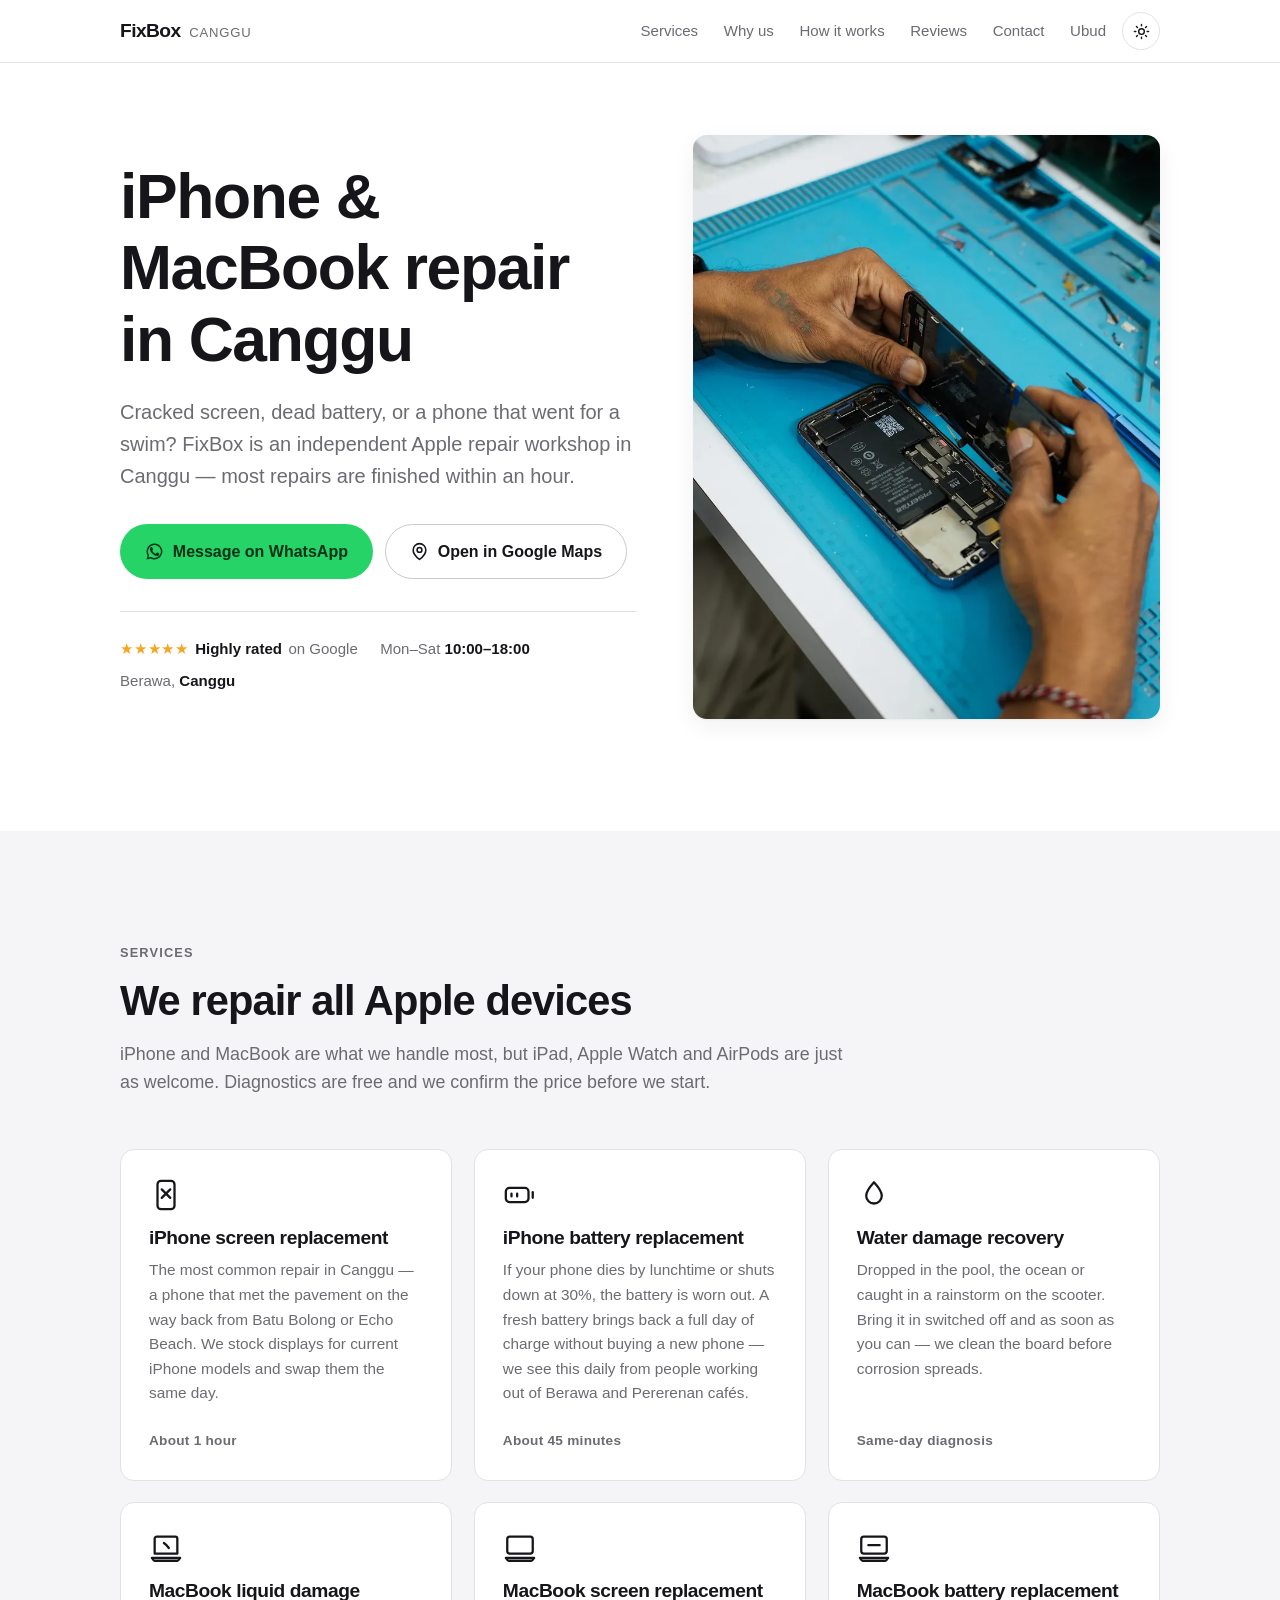
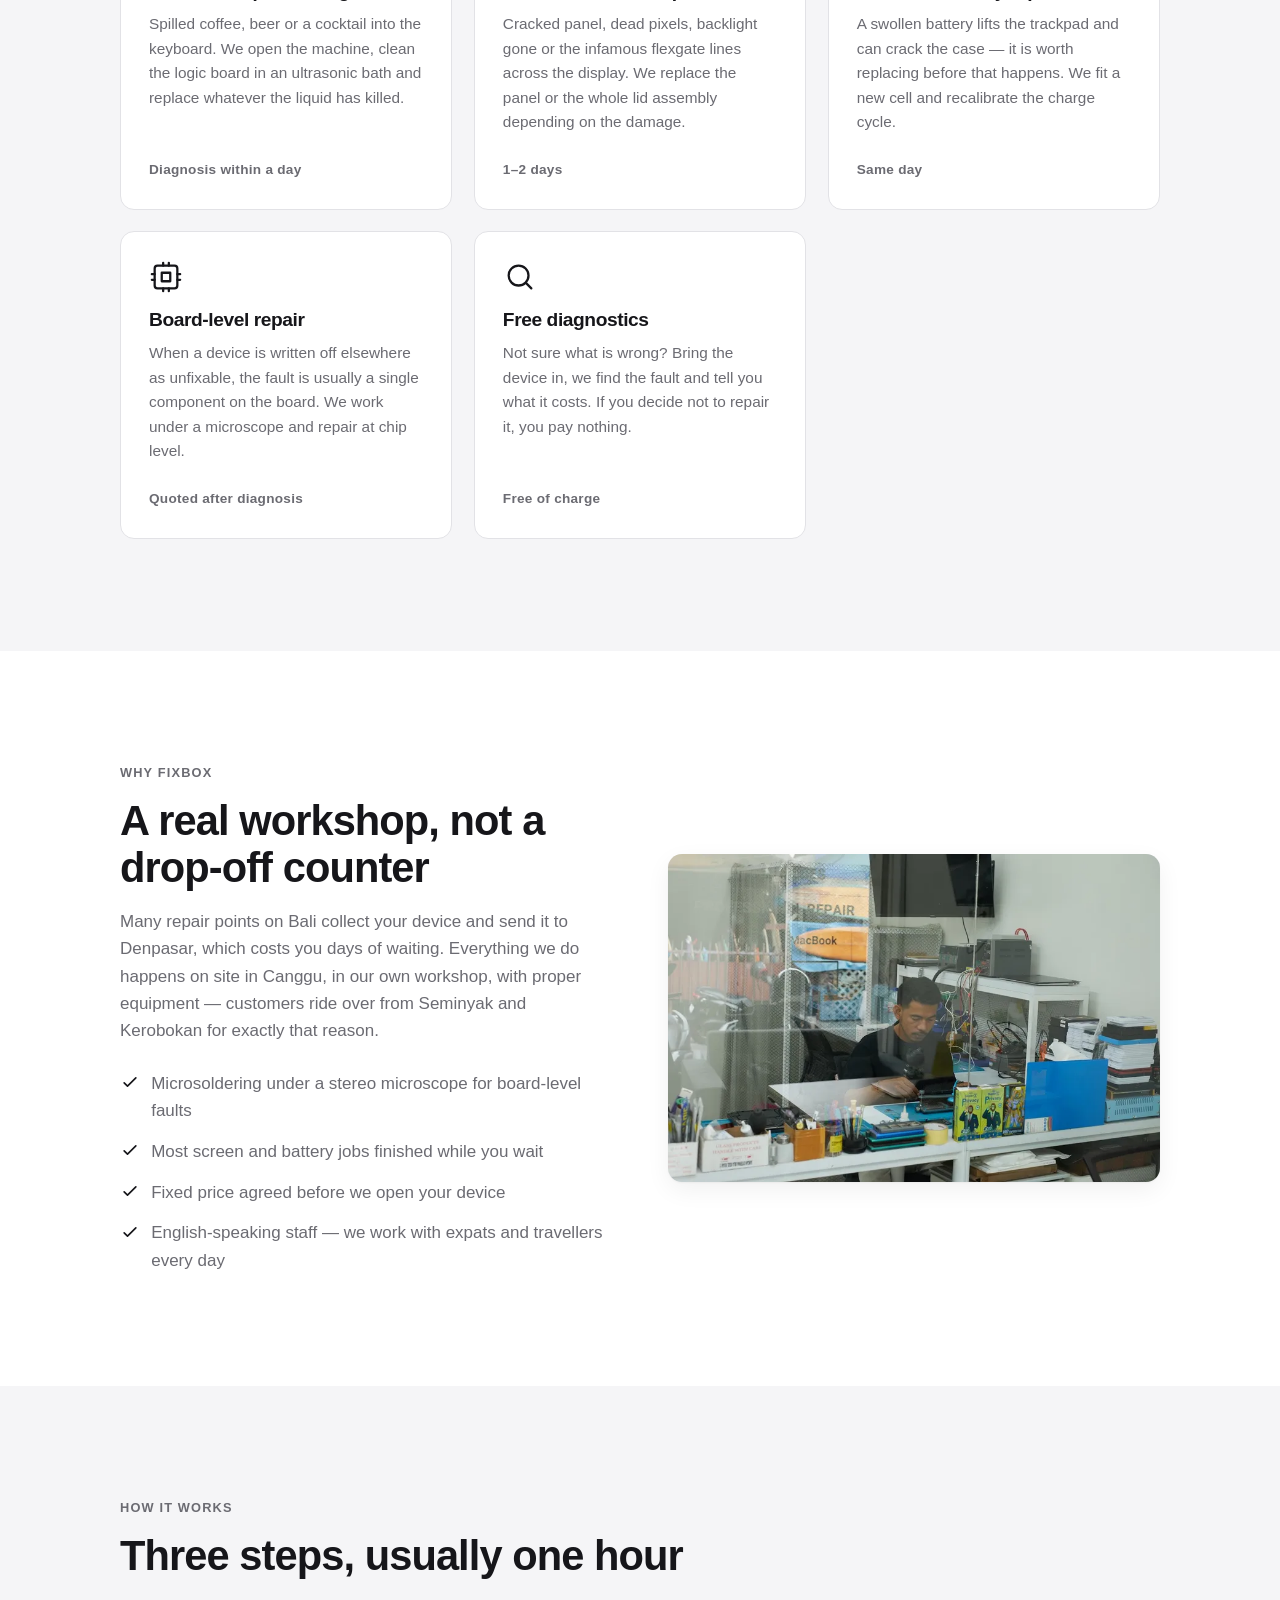
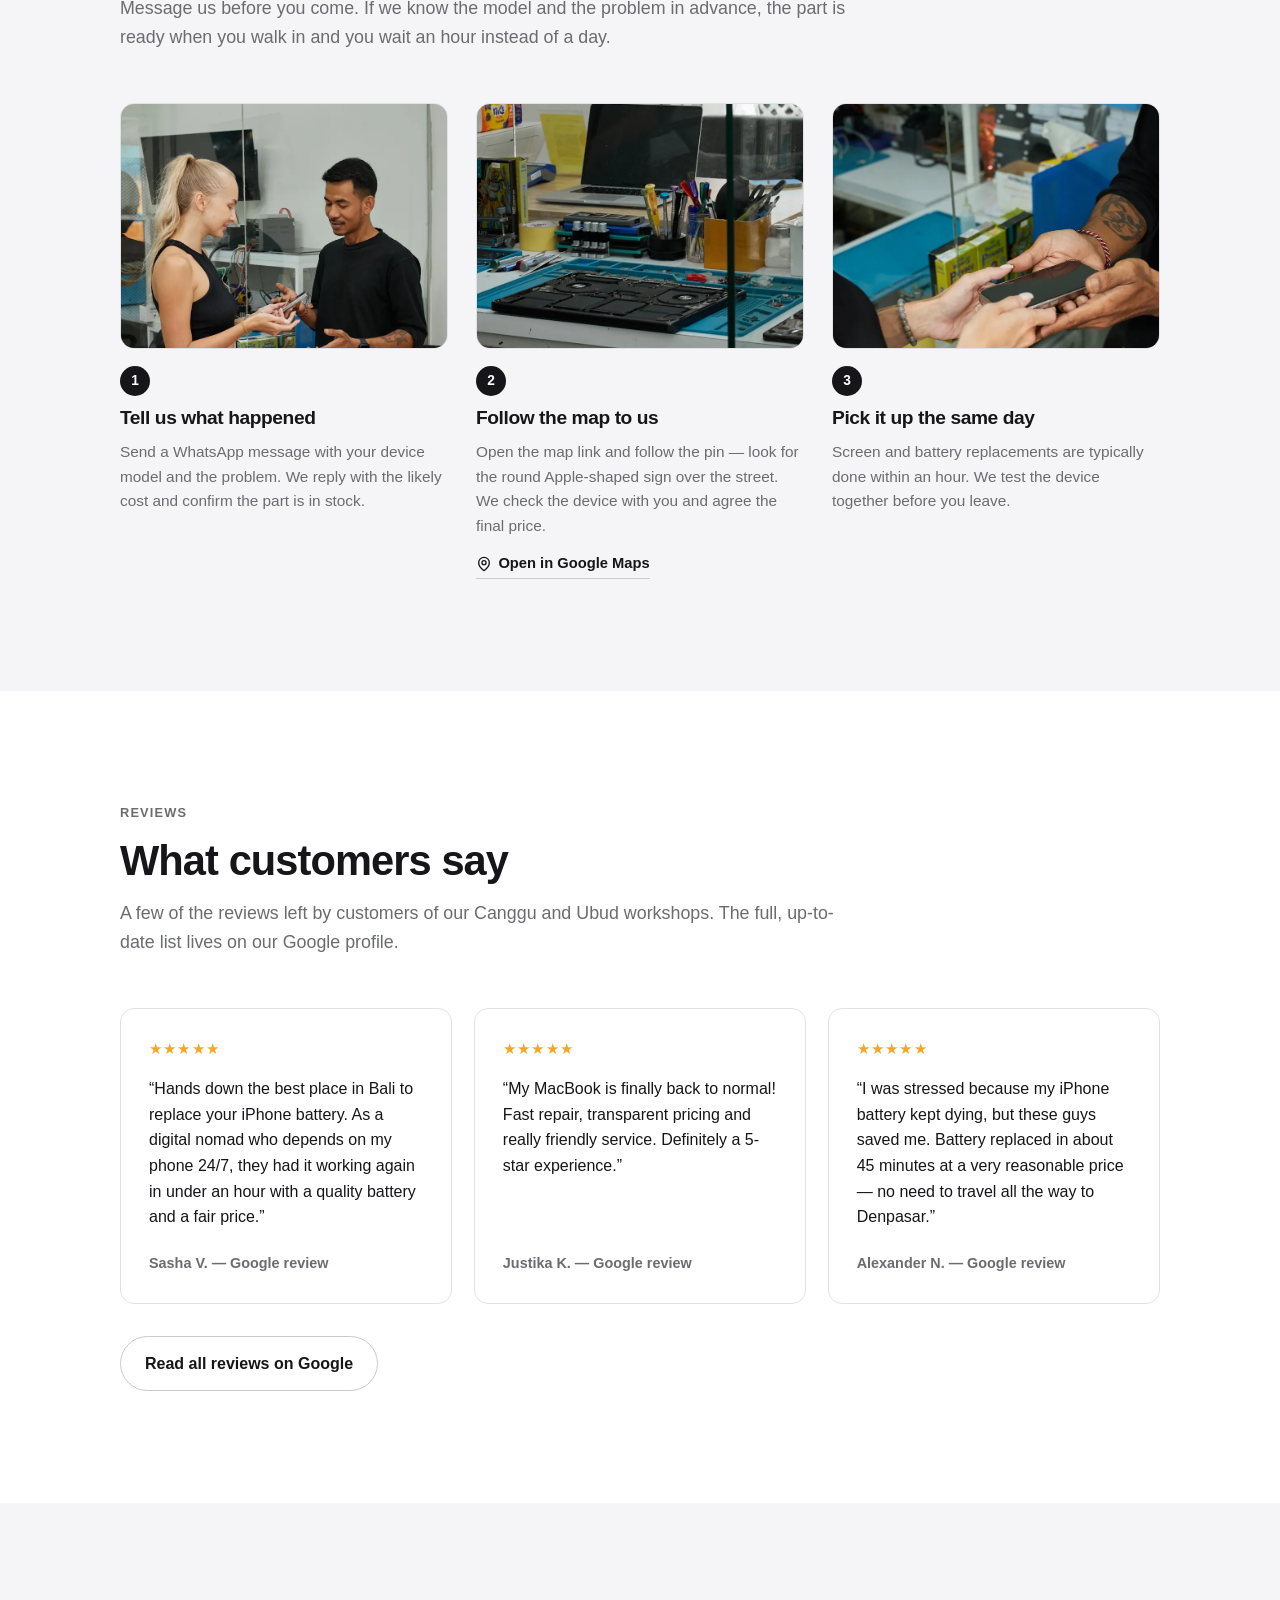
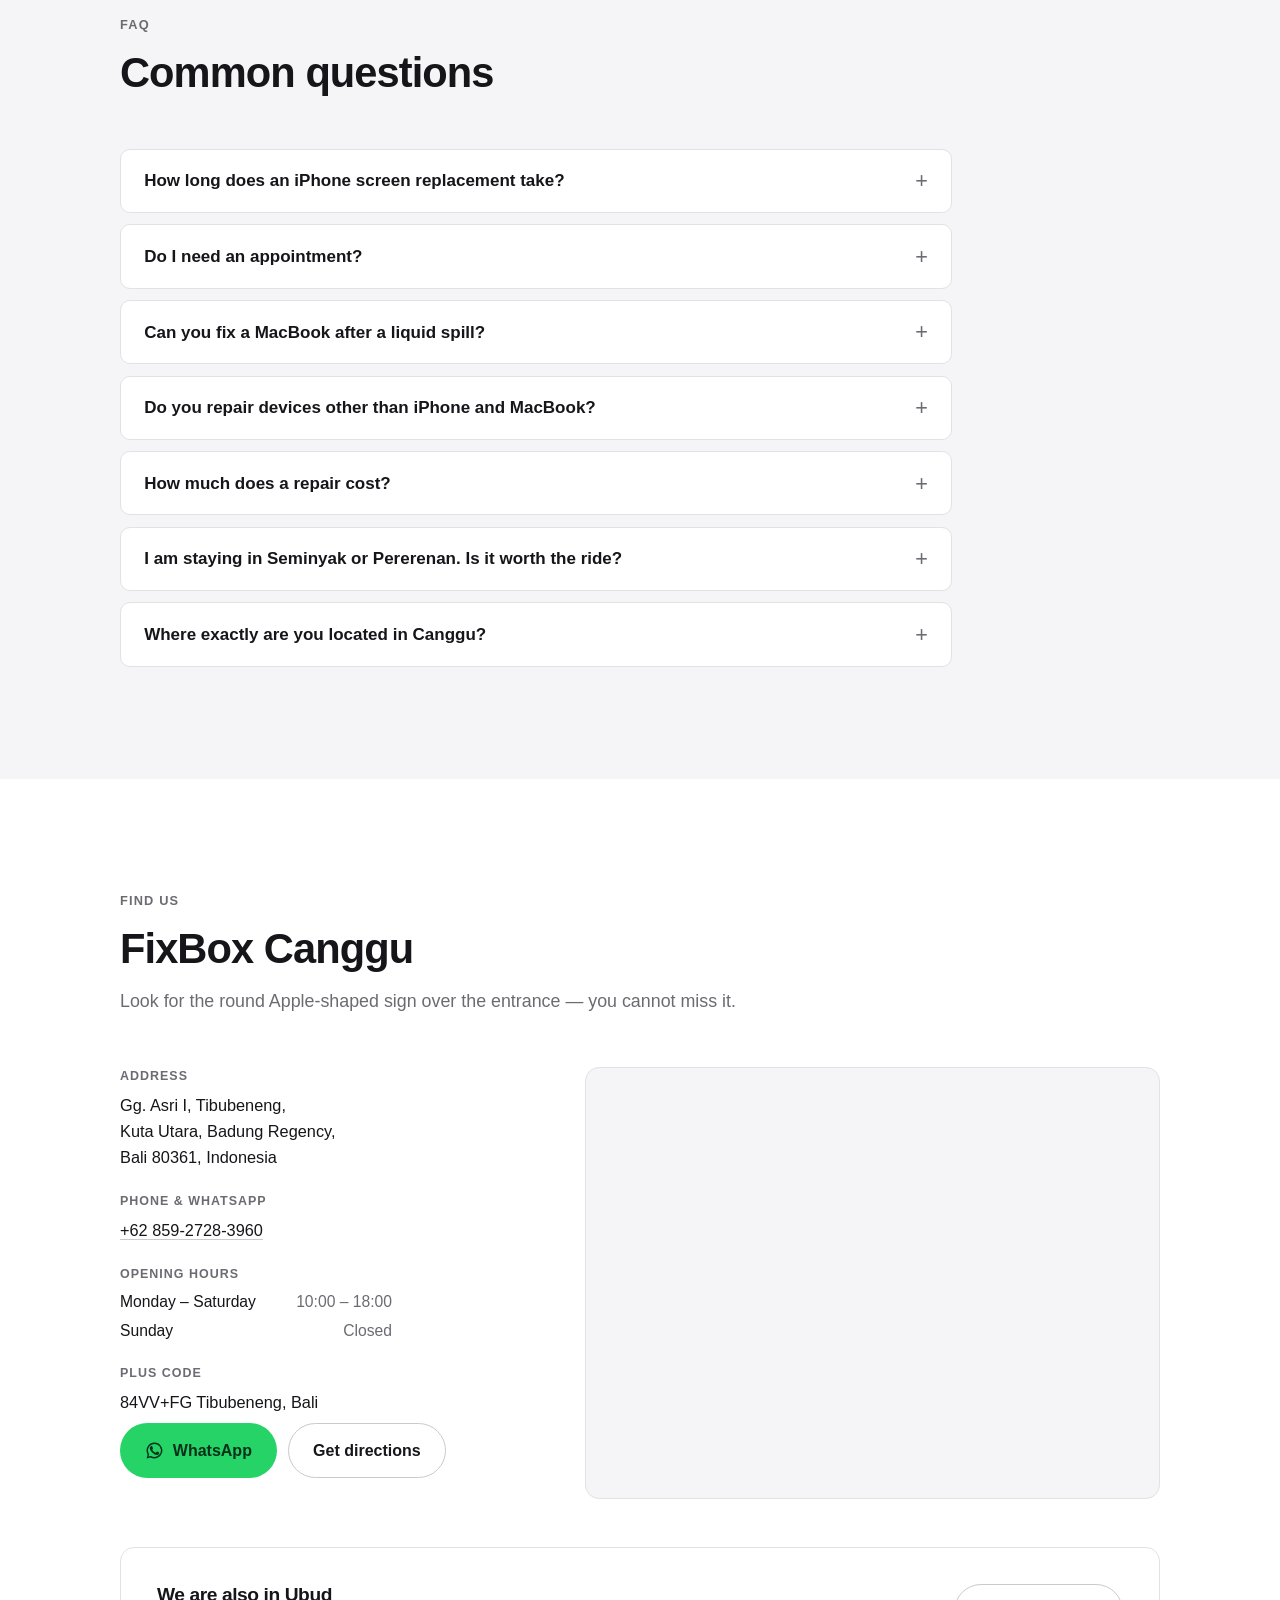
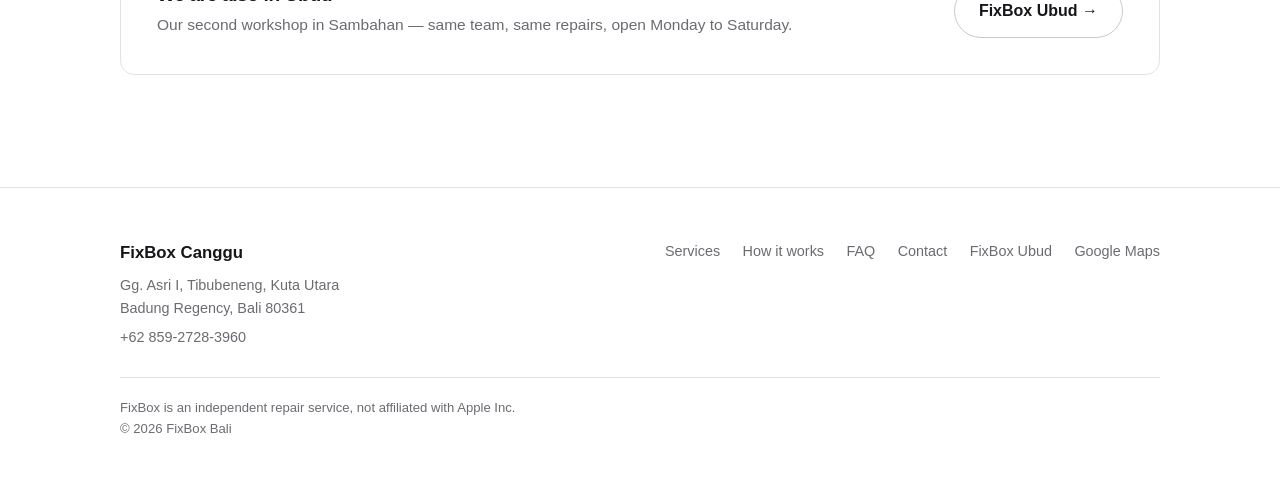
<file: index.html>
<!doctype html>
<html lang="en" prefix="og: https://ogp.me/ns#">
  <head>
    <meta charset="utf-8" />
    <meta name="viewport" content="width=device-width, initial-scale=1" />
    <title>FixBox Canggu — iPhone &amp; MacBook Repair in Canggu, Bali</title>
    <meta
      name="description"
      content="Apple repair shop in Canggu, Bali. iPhone screen and battery replacement, MacBook liquid damage and screen repair, water damage recovery. Most repairs done within 1 hour. Open Mon–Sat 10:00–18:00."
    />
    <link rel="canonical" href="https://fixbox.id/" />
    <meta name="robots" content="index, follow" />
    <meta name="geo.region" content="ID-BA" />
    <meta name="geo.placename" content="Canggu, Bali" />
    <meta name="geo.position" content="-8.6563362;115.1437781" />
    <meta name="ICBM" content="-8.6563362, 115.1437781" />

    <meta property="og:type" content="business.business" />
    <meta property="og:site_name" content="FixBox Bali" />
    <meta property="og:title" content="FixBox Canggu — iPhone &amp; MacBook Repair in Canggu, Bali" />
    <meta
      property="og:description"
      content="Apple repair shop in Canggu. Screen and battery replacement, water damage recovery, board-level repair. Most repairs done within 1 hour."
    />
    <meta property="og:url" content="https://fixbox.id/" />
    <meta property="og:image" content="https://fixbox.id/assets/canggu/sign-1263.webp" />
    <meta property="og:locale" content="en_US" />
    <meta name="twitter:card" content="summary_large_image" />

    <link rel="icon" href="assets/favicon.svg" type="image/svg+xml" />
    <link rel="apple-touch-icon" href="assets/apple-touch-icon.png" />
    <link rel="preload" as="image" href="assets/canggu/repair-iphone-800.webp" />
    <link rel="stylesheet" href="styles.css" />

    <script>
      // Тема применяется до первой отрисовки, иначе моргает белым.
      (function () {
        try {
          var t = localStorage.getItem('fixbox-theme');
          if (t === 'light' || t === 'dark') document.documentElement.dataset.theme = t;
        } catch (e) {}
      })();
    </script>

    <script type="application/ld+json">
      {
        "@context": "https://schema.org",
        "@type": "LocalBusiness",
        "@id": "https://fixbox.id/#canggu",
        "name": "FixBox - iPhone and MacBook repair Canggu",
        "alternateName": "FixBox Canggu",
        "description": "Independent Apple repair service in Canggu, Bali. iPhone screen and battery replacement, MacBook liquid damage and screen repair, water damage recovery and board-level microsoldering.",
        "url": "https://fixbox.id/",
        "telephone": "+62 859-2728-3960",
        "image": "https://fixbox.id/assets/canggu/sign-1263.webp",
        "priceRange": "$$",
        "currenciesAccepted": "IDR",
        "address": {
          "@type": "PostalAddress",
          "streetAddress": "Gg. Asri I, Tibubeneng",
          "addressLocality": "Kuta Utara",
          "addressRegion": "Bali",
          "postalCode": "80361",
          "addressCountry": "ID"
        },
        "geo": {
          "@type": "GeoCoordinates",
          "latitude": -8.6563362,
          "longitude": 115.1437781
        },
        "hasMap": "https://maps.app.goo.gl/VtjTUEbVoLCrfRZx6",
        "openingHoursSpecification": [
          {
            "@type": "OpeningHoursSpecification",
            "dayOfWeek": ["Monday", "Tuesday", "Wednesday", "Thursday", "Friday", "Saturday"],
            "opens": "10:00",
            "closes": "18:00"
          }
        ],
        "areaServed": [
          { "@type": "Place", "name": "Canggu" },
          { "@type": "Place", "name": "Berawa" },
          { "@type": "Place", "name": "Pererenan" },
          { "@type": "Place", "name": "Seminyak" },
          { "@type": "Place", "name": "Kerobokan" }
        ],
        "makesOffer": [
          {
            "@type": "Offer",
            "itemOffered": { "@type": "Service", "name": "iPhone screen replacement" }
          },
          {
            "@type": "Offer",
            "itemOffered": { "@type": "Service", "name": "iPhone battery replacement" }
          },
          {
            "@type": "Offer",
            "itemOffered": { "@type": "Service", "name": "Water damage recovery" }
          },
          {
            "@type": "Offer",
            "itemOffered": { "@type": "Service", "name": "MacBook liquid damage repair" }
          },
          {
            "@type": "Offer",
            "itemOffered": { "@type": "Service", "name": "MacBook screen replacement" }
          },
          {
            "@type": "Offer",
            "itemOffered": { "@type": "Service", "name": "MacBook battery replacement" }
          },
          {
            "@type": "Offer",
            "itemOffered": { "@type": "Service", "name": "Board-level microsoldering" }
          },
          {
            "@type": "Offer",
            "itemOffered": { "@type": "Service", "name": "Free diagnostics" }
          }
        ],
        "sameAs": [
          "https://maps.app.goo.gl/VtjTUEbVoLCrfRZx6",
          "https://www.instagram.com/fixbox_bali/",
          "https://www.tiktok.com/@fixbox_bali"
        ]
      }
    </script>

    <script type="application/ld+json">
      {
        "@context": "https://schema.org",
        "@type": "FAQPage",
        "mainEntity": [
          {
            "@type": "Question",
            "name": "How long does an iPhone screen replacement take?",
            "acceptedAnswer": {
              "@type": "Answer",
              "text": "Around one hour for most models if you message us in advance so we can prepare the part. Battery replacement usually takes about 45 minutes."
            }
          },
          {
            "@type": "Question",
            "name": "Do I need an appointment?",
            "acceptedAnswer": {
              "@type": "Answer",
              "text": "No, you can walk in during opening hours. But messaging us on WhatsApp first is faster — we check that the part for your model is in stock and can have it ready when you arrive."
            }
          },
          {
            "@type": "Question",
            "name": "Can you fix a MacBook after a liquid spill?",
            "acceptedAnswer": {
              "@type": "Answer",
              "text": "Yes. Coffee, beer and water spills are one of the most common jobs we do. Bring it in as soon as possible and do not try to turn it on — the sooner we clean the board, the higher the chance of a full recovery."
            }
          },
          {
            "@type": "Question",
            "name": "Do you repair devices other than iPhone and MacBook?",
            "acceptedAnswer": {
              "@type": "Answer",
              "text": "Yes, we repair all Apple devices — iPad, Apple Watch, AirPods and iMac, in addition to iPhone and MacBook."
            }
          },
          {
            "@type": "Question",
            "name": "How much does a repair cost?",
            "acceptedAnswer": {
              "@type": "Answer",
              "text": "It depends on the device model and the parts needed. Diagnostics are free and we always confirm the exact price with you before starting any work."
            }
          },
          {
            "@type": "Question",
            "name": "I am staying in Seminyak or Pererenan. Is it worth the ride?",
            "acceptedAnswer": {
              "@type": "Answer",
              "text": "Most people think so, it is 15 to 25 minutes on a scooter, and the repair is done while you wait instead of your device spending days in Denpasar. Message us with the model first and we will confirm the part is in stock before you set off."
            }
          },
          {
            "@type": "Question",
            "name": "Where exactly are you located in Canggu?",
            "acceptedAnswer": {
              "@type": "Answer",
              "text": "Gg. Asri I, Tibubeneng, Kuta Utara, Badung Regency, Bali 80361. Look for the round Apple-shaped SERVICE by FixBox sign on the street."
            }
          }
        ]
      }
    </script>
  </head>

  <body>
    <header class="header">
      <div class="wrap header__inner">
        <a class="brand" href="/">
          FixBox
          <span class="brand__city">Canggu</span>
        </a>
        <nav class="nav" aria-label="Main">
          <a href="#services">Services</a>
          <a href="#why">Why us</a>
          <a href="#how">How it works</a>
          <a href="#reviews">Reviews</a>
          <a href="#contact">Contact</a>
          <a href="/ubud">Ubud</a>
        </nav>
        <button class="theme-toggle" type="button" id="themeToggle" aria-label="Switch colour theme">
          <svg class="icon-sun" viewBox="0 0 24 24" fill="none" stroke="currentColor" stroke-width="2" stroke-linecap="round" aria-hidden="true">
            <circle cx="12" cy="12" r="4" />
            <path d="M12 2v2M12 20v2M4.9 4.9l1.4 1.4M17.7 17.7l1.4 1.4M2 12h2M20 12h2M4.9 19.1l1.4-1.4M17.7 6.3l1.4-1.4" />
          </svg>
          <svg class="icon-moon" viewBox="0 0 24 24" fill="none" stroke="currentColor" stroke-width="2" stroke-linecap="round" stroke-linejoin="round" aria-hidden="true">
            <path d="M21 12.8A9 9 0 1 1 11.2 3a7 7 0 0 0 9.8 9.8Z" />
          </svg>
        </button>
      </div>
    </header>

    <main>
      <!-- ---------- Hero ---------- -->
      <section class="hero">
        <div class="wrap hero__grid">
          <div>
            <h1 class="hero__title">iPhone &amp; MacBook repair in Canggu</h1>
            <p class="hero__lead">
              Cracked screen, dead battery, or a phone that went for a swim? FixBox is an
              independent Apple repair workshop in Canggu — most repairs are finished within
              an hour.
            </p>
            <div class="hero__actions">
              <a class="btn btn--wa" href="https://wa.me/6285927283960" target="_blank" rel="noopener">
                <svg viewBox="0 0 24 24" fill="currentColor" aria-hidden="true">
                  <path d="M17.5 14.4c-.3-.2-1.8-.9-2-1-.3-.1-.5-.2-.7.1-.2.3-.7 1-.9 1.2-.2.2-.3.2-.6.1-.3-.2-1.3-.5-2.4-1.5-.9-.8-1.5-1.8-1.7-2.1-.2-.3 0-.5.1-.6l.5-.5c.1-.2.2-.3.3-.5 0-.2 0-.4 0-.5 0-.2-.7-1.6-.9-2.2-.2-.6-.5-.5-.7-.5h-.6c-.2 0-.5.1-.8.4-.3.3-1 1-1 2.5s1.1 2.9 1.2 3.1c.1.2 2.1 3.2 5 4.5.7.3 1.2.5 1.7.6.7.2 1.3.2 1.8.1.6-.1 1.8-.7 2-1.4.3-.7.3-1.3.2-1.4-.1-.2-.3-.2-.6-.4Z" />
                  <path d="M12 2a10 10 0 0 0-8.6 15.1L2 22l5-1.3A10 10 0 1 0 12 2Zm0 18.2c-1.5 0-3-.4-4.3-1.2l-.3-.2-3 .8.8-2.9-.2-.3A8.2 8.2 0 1 1 12 20.2Z" />
                </svg>
                Message on WhatsApp
              </a>
              <a class="btn btn--ghost" href="https://maps.app.goo.gl/VtjTUEbVoLCrfRZx6" target="_blank" rel="noopener">
                <svg viewBox="0 0 24 24" fill="none" stroke="currentColor" stroke-width="2" stroke-linecap="round" stroke-linejoin="round" aria-hidden="true">
                  <path d="M20 10c0 6-8 12-8 12s-8-6-8-12a8 8 0 0 1 16 0Z" />
                  <circle cx="12" cy="10" r="3" />
                </svg>
                Open in Google Maps
              </a>
            </div>
            <div class="hero__meta">
              <span class="rating">
                <span class="rating__stars" aria-hidden="true">★★★★★</span>
                <strong>Highly rated</strong> on Google
              </span>
              <span>Mon–Sat <strong>10:00–18:00</strong></span>
              <span>Berawa, <strong>Canggu</strong></span>
            </div>
          </div>
          <div class="hero__media">
            <img
              src="assets/canggu/repair-iphone-800.webp"
              srcset="assets/canggu/repair-iphone-800.webp 800w, assets/canggu/repair-iphone-1263.webp 1263w"
              sizes="(min-width: 1120px) 510px, (min-width: 900px) 46vw, 92vw"
              width="1263"
              height="1894"
              alt="FixBox technician replacing an iPhone screen at the workbench in Canggu"
              fetchpriority="high"
            />
          </div>
        </div>
      </section>

      <!-- ---------- Услуги ---------- -->
      <section class="section section--soft" id="services">
        <div class="wrap">
          <div class="section__head">
            <span class="eyebrow">Services</span>
            <h2>We repair all Apple devices</h2>
            <p>
              iPhone and MacBook are what we handle most, but iPad, Apple Watch and AirPods are just
              as welcome. Diagnostics are free and we confirm the price before we start.
            </p>
          </div>

          <div class="grid grid--services">
            <article class="card">
              <svg class="card__icon" viewBox="0 0 24 24" fill="none" stroke="currentColor" stroke-width="1.6" stroke-linecap="round" stroke-linejoin="round" aria-hidden="true">
                <rect x="6" y="2" width="12" height="20" rx="2.5" />
                <path d="m9 8 6 6M15 8l-6 6" />
              </svg>
              <h3>iPhone screen replacement</h3>
              <p class="card__desc">
                The most common repair in Canggu — a phone that met the pavement on the way back from
                Batu Bolong or Echo Beach. We stock displays for current iPhone models and swap them
                the same day.
              </p>
              <p class="card__time">About 1 hour</p>
            </article>

            <article class="card">
              <svg class="card__icon" viewBox="0 0 24 24" fill="none" stroke="currentColor" stroke-width="1.6" stroke-linecap="round" stroke-linejoin="round" aria-hidden="true">
                <rect x="2" y="7" width="16" height="10" rx="2.5" />
                <path d="M21 10v4" />
                <path d="M6 11v2M10 11v2" />
              </svg>
              <h3>iPhone battery replacement</h3>
              <p class="card__desc">
                If your phone dies by lunchtime or shuts down at 30%, the battery is worn out. A
                fresh battery brings back a full day of charge without buying a new phone — we see
                this daily from people working out of Berawa and Pererenan cafés.
              </p>
              <p class="card__time">About 45 minutes</p>
            </article>

            <article class="card">
              <svg class="card__icon" viewBox="0 0 24 24" fill="none" stroke="currentColor" stroke-width="1.6" stroke-linecap="round" stroke-linejoin="round" aria-hidden="true">
                <path d="M12 3s5.5 6 5.5 9.5a5.5 5.5 0 0 1-11 0C6.5 9 12 3 12 3Z" />
              </svg>
              <h3>Water damage recovery</h3>
              <p class="card__desc">
                Dropped in the pool, the ocean or caught in a rainstorm on the scooter. Bring it in
                switched off and as soon as you can — we clean the board before corrosion spreads.
              </p>
              <p class="card__time">Same-day diagnosis</p>
            </article>

            <article class="card">
              <svg class="card__icon" viewBox="0 0 24 24" fill="none" stroke="currentColor" stroke-width="1.6" stroke-linecap="round" stroke-linejoin="round" aria-hidden="true">
                <path d="M4 5.5A1.5 1.5 0 0 1 5.5 4h13A1.5 1.5 0 0 1 20 5.5V16H4V5.5Z" />
                <path d="M2 19h20l-1.2 1.6a1 1 0 0 1-.8.4H4a1 1 0 0 1-.8-.4L2 19Z" />
                <path d="M10.5 8.5c1.5 1 2.5 2 3.5 3.5" />
              </svg>
              <h3>MacBook liquid damage</h3>
              <p class="card__desc">
                Spilled coffee, beer or a cocktail into the keyboard. We open the machine, clean the
                logic board in an ultrasonic bath and replace whatever the liquid has killed.
              </p>
              <p class="card__time">Diagnosis within a day</p>
            </article>

            <article class="card">
              <svg class="card__icon" viewBox="0 0 24 24" fill="none" stroke="currentColor" stroke-width="1.6" stroke-linecap="round" stroke-linejoin="round" aria-hidden="true">
                <rect x="3" y="4" width="18" height="12" rx="1.8" />
                <path d="M2 19h20l-1.2 1.6a1 1 0 0 1-.8.4H4a1 1 0 0 1-.8-.4L2 19Z" />
              </svg>
              <h3>MacBook screen replacement</h3>
              <p class="card__desc">
                Cracked panel, dead pixels, backlight gone or the infamous flexgate lines across the
                display. We replace the panel or the whole lid assembly depending on the damage.
              </p>
              <p class="card__time">1–2 days</p>
            </article>

            <article class="card">
              <svg class="card__icon" viewBox="0 0 24 24" fill="none" stroke="currentColor" stroke-width="1.6" stroke-linecap="round" stroke-linejoin="round" aria-hidden="true">
                <rect x="3" y="4" width="18" height="12" rx="1.8" />
                <path d="M2 19h20l-1.2 1.6a1 1 0 0 1-.8.4H4a1 1 0 0 1-.8-.4L2 19Z" />
                <path d="M8 10h8" />
              </svg>
              <h3>MacBook battery replacement</h3>
              <p class="card__desc">
                A swollen battery lifts the trackpad and can crack the case — it is worth replacing
                before that happens. We fit a new cell and recalibrate the charge cycle.
              </p>
              <p class="card__time">Same day</p>
            </article>

            <article class="card">
              <svg class="card__icon" viewBox="0 0 24 24" fill="none" stroke="currentColor" stroke-width="1.6" stroke-linecap="round" stroke-linejoin="round" aria-hidden="true">
                <rect x="4" y="4" width="16" height="16" rx="2" />
                <path d="M9 9h6v6H9zM4 10h-2M4 14h-2M22 10h-2M22 14h-2M10 4V2M14 4V2M10 22v-2M14 22v-2" />
              </svg>
              <h3>Board-level repair</h3>
              <p class="card__desc">
                When a device is written off elsewhere as unfixable, the fault is usually a single
                component on the board. We work under a microscope and repair at chip level.
              </p>
              <p class="card__time">Quoted after diagnosis</p>
            </article>

            <article class="card">
              <svg class="card__icon" viewBox="0 0 24 24" fill="none" stroke="currentColor" stroke-width="1.6" stroke-linecap="round" stroke-linejoin="round" aria-hidden="true">
                <circle cx="11" cy="11" r="7" />
                <path d="m20 20-3.5-3.5" />
              </svg>
              <h3>Free diagnostics</h3>
              <p class="card__desc">
                Not sure what is wrong? Bring the device in, we find the fault and tell you what it
                costs. If you decide not to repair it, you pay nothing.
              </p>
              <p class="card__time">Free of charge</p>
            </article>
          </div>
        </div>
      </section>

      <!-- ---------- Почему мы ---------- -->
      <section class="section" id="why">
        <div class="wrap feature">
          <div>
            <span class="eyebrow">Why FixBox</span>
            <h2>A real workshop, not a drop-off counter</h2>
            <p style="margin-top: 1rem; color: var(--fg-muted)">
              Many repair points on Bali collect your device and send it to Denpasar, which costs you
              days of waiting. Everything we do happens on site in Canggu, in our own workshop, with
              proper equipment — customers ride over from Seminyak and Kerobokan for exactly that
              reason.
            </p>
            <ul class="feature__list">
              <li>
                <svg viewBox="0 0 24 24" fill="none" stroke="currentColor" stroke-width="2" stroke-linecap="round" stroke-linejoin="round" aria-hidden="true"><path d="m5 13 4 4L19 7" /></svg>
                <span>Microsoldering under a stereo microscope for board-level faults</span>
              </li>
              <li>
                <svg viewBox="0 0 24 24" fill="none" stroke="currentColor" stroke-width="2" stroke-linecap="round" stroke-linejoin="round" aria-hidden="true"><path d="m5 13 4 4L19 7" /></svg>
                <span>Most screen and battery jobs finished while you wait</span>
              </li>
              <li>
                <svg viewBox="0 0 24 24" fill="none" stroke="currentColor" stroke-width="2" stroke-linecap="round" stroke-linejoin="round" aria-hidden="true"><path d="m5 13 4 4L19 7" /></svg>
                <span>Fixed price agreed before we open your device</span>
              </li>
              <li>
                <svg viewBox="0 0 24 24" fill="none" stroke="currentColor" stroke-width="2" stroke-linecap="round" stroke-linejoin="round" aria-hidden="true"><path d="m5 13 4 4L19 7" /></svg>
                <span>English-speaking staff — we work with expats and travellers every day</span>
              </li>
            </ul>
          </div>
          <div class="feature__media">
            <img
              src="assets/canggu/technician-800.webp"
              srcset="assets/canggu/technician-800.webp 800w, assets/canggu/technician-1263.webp 1263w"
              sizes="(min-width: 1120px) 510px, (min-width: 900px) 46vw, 92vw"
              width="1263"
              height="842"
              alt="FixBox technician at the repair bench in the Canggu workshop"
              loading="lazy"
            />
          </div>
        </div>
      </section>

      <!-- ---------- Как это работает ---------- -->
      <section class="section section--soft" id="how">
        <div class="wrap">
          <div class="section__head">
            <span class="eyebrow">How it works</span>
            <h2>Three steps, usually one hour</h2>
            <p>
              Message us before you come. If we know the model and the problem in advance, the part
              is ready when you walk in and you wait an hour instead of a day.
            </p>
          </div>

          <div class="steps">
            <article class="step">
              <div class="step__media">
                <img
                  src="assets/canggu/consultation-800.webp"
                  srcset="assets/canggu/consultation-800.webp 800w, assets/canggu/consultation-1263.webp 1263w"
                  sizes="(min-width: 1120px) 350px, (min-width: 860px) 30vw, 92vw"
                  width="1263"
                  height="1894"
                  alt="FixBox technician discussing an iPhone repair with a customer in Canggu"
                  loading="lazy"
                />
              </div>
              <span class="step__num">1</span>
              <h3>Tell us what happened</h3>
              <p>
                Send a WhatsApp message with your device model and the problem. We reply with the
                likely cost and confirm the part is in stock.
              </p>
            </article>

            <article class="step">
              <div class="step__media">
                <img
                  src="assets/canggu/workbench-crop-800.webp"
                  srcset="assets/canggu/workbench-crop-800.webp 800w, assets/canggu/workbench-crop-1000.webp 1000w"
                  sizes="(min-width: 1120px) 350px, (min-width: 860px) 30vw, 92vw"
                  width="700"
                  height="520"
                  alt="Repair workbench with tools visible from the street at FixBox Canggu"
                  loading="lazy"
                />
              </div>
              <span class="step__num">2</span>
              <h3>Follow the map to us</h3>
              <p>
                Open the map link and follow the pin — look for the round Apple-shaped sign
                over the street. We check the device with you and agree the final price.
              </p>
                <a class="step__link" href="https://maps.app.goo.gl/VtjTUEbVoLCrfRZx6" target="_blank" rel="noopener">
                  <svg viewBox="0 0 24 24" fill="none" stroke="currentColor" stroke-width="2" stroke-linecap="round" stroke-linejoin="round" aria-hidden="true">
                    <path d="M20 10c0 6-8 12-8 12s-8-6-8-12a8 8 0 0 1 16 0Z" />
                    <circle cx="12" cy="10" r="3" />
                  </svg>
                  Open in Google Maps
                </a>
            </article>

            <article class="step">
              <div class="step__media">
                <img
                  src="assets/canggu/handover-800.webp"
                  srcset="assets/canggu/handover-800.webp 800w, assets/canggu/handover-1263.webp 1263w"
                  sizes="(min-width: 1120px) 350px, (min-width: 860px) 30vw, 92vw"
                  width="1263"
                  height="1894"
                  alt="FixBox handing a repaired iPhone back to a customer"
                  loading="lazy"
                />
              </div>
              <span class="step__num">3</span>
              <h3>Pick it up the same day</h3>
              <p>
                Screen and battery replacements are typically done within an hour. We test the device
                together before you leave.
              </p>
            </article>
          </div>
        </div>
      </section>

      <!-- ---------- Отзывы ---------- -->
      <section class="section" id="reviews">
        <div class="wrap">
          <div class="section__head">
            <span class="eyebrow">Reviews</span>
            <h2>What customers say</h2>
            <p>
              A few of the reviews left by customers of our Canggu and Ubud workshops. The full,
              up-to-date list lives on our Google profile.
            </p>
          </div>

          <div class="grid">
            <article class="review">
              <span class="review__stars" aria-label="5 out of 5 stars">★★★★★</span>
              <blockquote>
                “Hands down the best place in Bali to replace your iPhone battery. As a digital nomad
                who depends on my phone 24/7, they had it working again in under an hour with a
                quality battery and a fair price.”
              </blockquote>
              <p class="review__author">Sasha V. — Google review</p>
            </article>

            <article class="review">
              <span class="review__stars" aria-label="5 out of 5 stars">★★★★★</span>
              <blockquote>
                “My MacBook is finally back to normal! Fast repair, transparent pricing and really
                friendly service. Definitely a 5-star experience.”
              </blockquote>
              <p class="review__author">Justika K. — Google review</p>
            </article>

            <article class="review">
              <span class="review__stars" aria-label="5 out of 5 stars">★★★★★</span>
              <blockquote>
                “I was stressed because my iPhone battery kept dying, but these guys saved me. Battery
                replaced in about 45 minutes at a very reasonable price — no need to travel all the
                way to Denpasar.”
              </blockquote>
              <p class="review__author">Alexander N. — Google review</p>
            </article>
          </div>

          <div style="margin-top: 2rem">
            <a class="btn btn--ghost" href="https://maps.app.goo.gl/VtjTUEbVoLCrfRZx6" target="_blank" rel="noopener">
              Read all reviews on Google
            </a>
          </div>
        </div>
      </section>

      <!-- ---------- FAQ ---------- -->
      <section class="section section--soft" id="faq">
        <div class="wrap">
          <div class="section__head">
            <span class="eyebrow">FAQ</span>
            <h2>Common questions</h2>
          </div>

          <div class="faq">
            <details>
              <summary>How long does an iPhone screen replacement take?</summary>
              <div>
                Around one hour for most models, provided you message us in advance so we can prepare
                the part. A battery replacement usually takes about 45 minutes.
              </div>
            </details>
            <details>
              <summary>Do I need an appointment?</summary>
              <div>
                No, you can walk in during opening hours. Messaging us on WhatsApp first is faster
                though — we check that the part for your model is in stock and have it ready when you
                arrive.
              </div>
            </details>
            <details>
              <summary>Can you fix a MacBook after a liquid spill?</summary>
              <div>
                Yes. Coffee, beer and water spills are among the most common jobs we do. Bring it in
                as soon as possible and do not try to switch it on — the sooner we clean the board,
                the higher the chance of a full recovery.
              </div>
            </details>
            <details>
              <summary>Do you repair devices other than iPhone and MacBook?</summary>
              <div>
                Yes, we repair all Apple devices — iPad, Apple Watch, AirPods and iMac, in addition to
                iPhone and MacBook.
              </div>
            </details>
            <details>
              <summary>How much does a repair cost?</summary>
              <div>
                It depends on the device model and the parts needed. Diagnostics are free and we
                always confirm the exact price with you before starting any work.
              </div>
            </details>
            <details>
              <summary>I am staying in Seminyak or Pererenan. Is it worth the ride?</summary>
              <div>
                Most people think so — it is 15 to 25 minutes on a scooter, and the repair is done
                while you wait instead of your device spending days in Denpasar. Message us with the
                model first and we will confirm the part is in stock before you set off.
              </div>
            </details>
            <details>
              <summary>Where exactly are you located in Canggu?</summary>
              <div>
                Gg. Asri I, Tibubeneng, Kuta Utara, Badung Regency, Bali 80361. Look for the round
                Apple-shaped “SERVICE by FixBox” sign hanging over the street.
              </div>
            </details>
          </div>
        </div>
      </section>

      <!-- ---------- Контакты и карта ---------- -->
      <section class="section" id="contact">
        <div class="wrap">
          <div class="section__head">
            <span class="eyebrow">Find us</span>
            <h2>FixBox Canggu</h2>
            <p>Look for the round Apple-shaped sign over the entrance — you cannot miss it.</p>
          </div>

          <div class="contact">
            <div>
              <dl class="contact__list">
                <div>
                  <dt>Address</dt>
                  <dd>Gg. Asri I, Tibubeneng,<br />Kuta Utara, Badung Regency,<br />Bali 80361, Indonesia</dd>
                </div>
                <div>
                  <dt>Phone &amp; WhatsApp</dt>
                  <dd><a href="tel:+6285927283960">+62 859-2728-3960</a></dd>
                </div>
                <div>
                  <dt>Opening hours</dt>
                  <dd>
                    <div class="hours">
                      <div><span>Monday – Saturday</span><span>10:00 – 18:00</span></div>
                      <div><span>Sunday</span><span>Closed</span></div>
                    </div>
                  </dd>
                </div>
                <div>
                  <dt>Plus Code</dt>
                  <dd>84VV+FG Tibubeneng, Bali</dd>
                </div>
              </dl>

              <div class="contact__actions">
                <a class="btn btn--wa" href="https://wa.me/6285927283960" target="_blank" rel="noopener">
                  <svg viewBox="0 0 24 24" fill="currentColor" aria-hidden="true">
                    <path d="M17.5 14.4c-.3-.2-1.8-.9-2-1-.3-.1-.5-.2-.7.1-.2.3-.7 1-.9 1.2-.2.2-.3.2-.6.1-.3-.2-1.3-.5-2.4-1.5-.9-.8-1.5-1.8-1.7-2.1-.2-.3 0-.5.1-.6l.5-.5c.1-.2.2-.3.3-.5 0-.2 0-.4 0-.5 0-.2-.7-1.6-.9-2.2-.2-.6-.5-.5-.7-.5h-.6c-.2 0-.5.1-.8.4-.3.3-1 1-1 2.5s1.1 2.9 1.2 3.1c.1.2 2.1 3.2 5 4.5.7.3 1.2.5 1.7.6.7.2 1.3.2 1.8.1.6-.1 1.8-.7 2-1.4.3-.7.3-1.3.2-1.4-.1-.2-.3-.2-.6-.4Z" />
                    <path d="M12 2a10 10 0 0 0-8.6 15.1L2 22l5-1.3A10 10 0 1 0 12 2Zm0 18.2c-1.5 0-3-.4-4.3-1.2l-.3-.2-3 .8.8-2.9-.2-.3A8.2 8.2 0 1 1 12 20.2Z" />
                  </svg>
                  WhatsApp
                </a>
                <a class="btn btn--ghost" href="https://maps.app.goo.gl/VtjTUEbVoLCrfRZx6" target="_blank" rel="noopener">
                  Get directions
                </a>
              </div>
            </div>

            <div class="map">
              <iframe
                title="Map showing FixBox Canggu on Gg. Asri I, Tibubeneng"
                src="https://www.google.com/maps?q=-8.6563362,115.1437781&hl=en&z=17&output=embed"
                loading="lazy"
                referrerpolicy="no-referrer-when-downgrade"
                allowfullscreen
              ></iframe>
            </div>
          </div>

          <div class="other-location" style="margin-top: clamp(2rem, 5vw, 3rem)">
            <div class="other-location__text">
              <h3>We are also in Ubud</h3>
              <p>
                Our second workshop in Sambahan — same team, same repairs, open Monday to Saturday.
              </p>
            </div>
            <a class="btn btn--ghost" href="/ubud">FixBox Ubud →</a>
          </div>
        </div>
      </section>
    </main>

    <footer class="footer">
      <div class="wrap">
        <div class="footer__grid">
          <div>
            <strong style="color: var(--fg); font-size: 1.05rem">FixBox Canggu</strong>
            <p style="margin-top: 0.4rem">
              Gg. Asri I, Tibubeneng, Kuta Utara<br />
              Badung Regency, Bali 80361
            </p>
            <p style="margin-top: 0.4rem">
              <a href="tel:+6285927283960">+62 859-2728-3960</a>
            </p>
          </div>
          <div class="footer__links">
            <a href="#services">Services</a>
            <a href="#how">How it works</a>
            <a href="#faq">FAQ</a>
            <a href="#contact">Contact</a>
            <a href="/ubud">FixBox Ubud</a>
            <a href="https://maps.app.goo.gl/VtjTUEbVoLCrfRZx6" target="_blank" rel="noopener">Google Maps</a>
          </div>
        </div>
        <p class="footer__legal">
          FixBox is an independent repair service, not affiliated with Apple Inc.<br />
          © <span id="year">2026</span> FixBox Bali
        </p>
      </div>
    </footer>

    <a class="wa-float" href="https://wa.me/6285927283960" target="_blank" rel="noopener" aria-label="Message FixBox Canggu on WhatsApp">
      <svg viewBox="0 0 24 24" fill="currentColor" aria-hidden="true">
        <path d="M17.5 14.4c-.3-.2-1.8-.9-2-1-.3-.1-.5-.2-.7.1-.2.3-.7 1-.9 1.2-.2.2-.3.2-.6.1-.3-.2-1.3-.5-2.4-1.5-.9-.8-1.5-1.8-1.7-2.1-.2-.3 0-.5.1-.6l.5-.5c.1-.2.2-.3.3-.5 0-.2 0-.4 0-.5 0-.2-.7-1.6-.9-2.2-.2-.6-.5-.5-.7-.5h-.6c-.2 0-.5.1-.8.4-.3.3-1 1-1 2.5s1.1 2.9 1.2 3.1c.1.2 2.1 3.2 5 4.5.7.3 1.2.5 1.7.6.7.2 1.3.2 1.8.1.6-.1 1.8-.7 2-1.4.3-.7.3-1.3.2-1.4-.1-.2-.3-.2-.6-.4Z" />
        <path d="M12 2a10 10 0 0 0-8.6 15.1L2 22l5-1.3A10 10 0 1 0 12 2Zm0 18.2c-1.5 0-3-.4-4.3-1.2l-.3-.2-3 .8.8-2.9-.2-.3A8.2 8.2 0 1 1 12 20.2Z" />
      </svg>
    </a>

    <script src="theme.js" defer></script>
  </body>
</html>
</file>
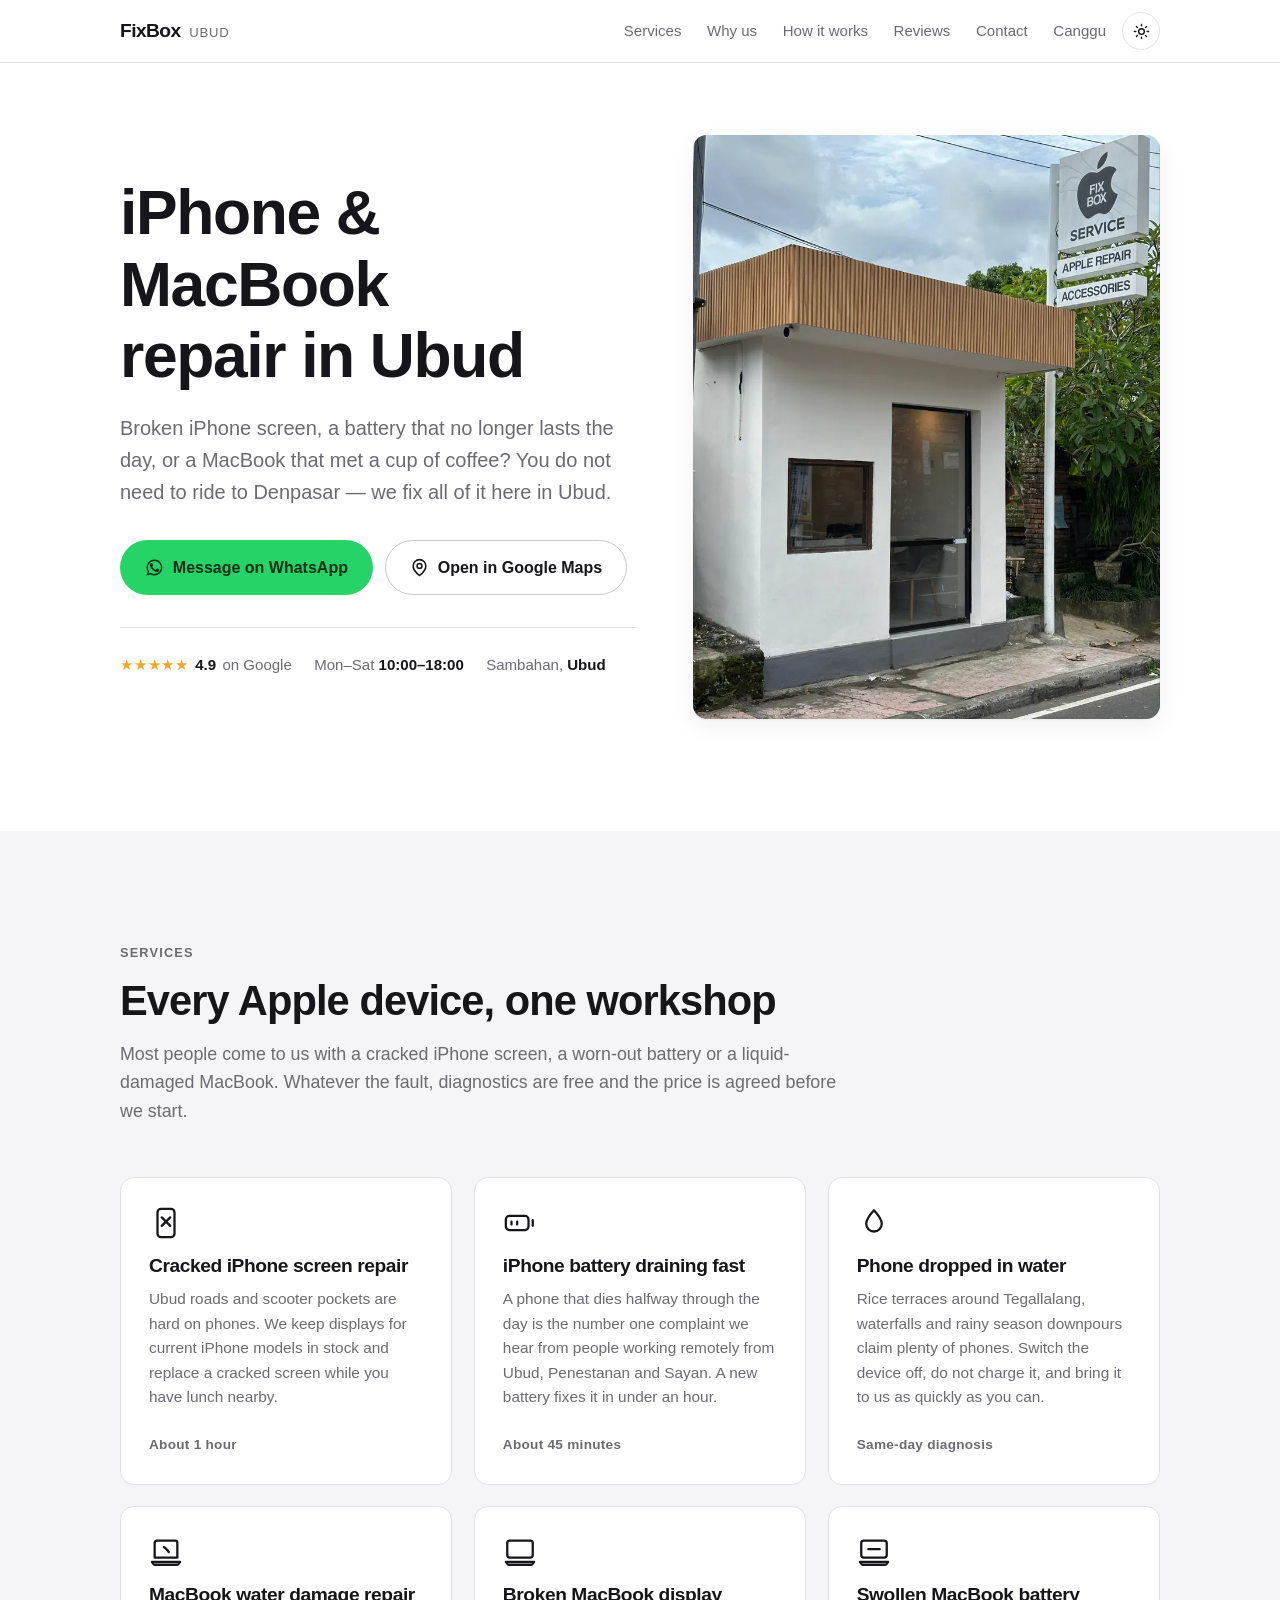
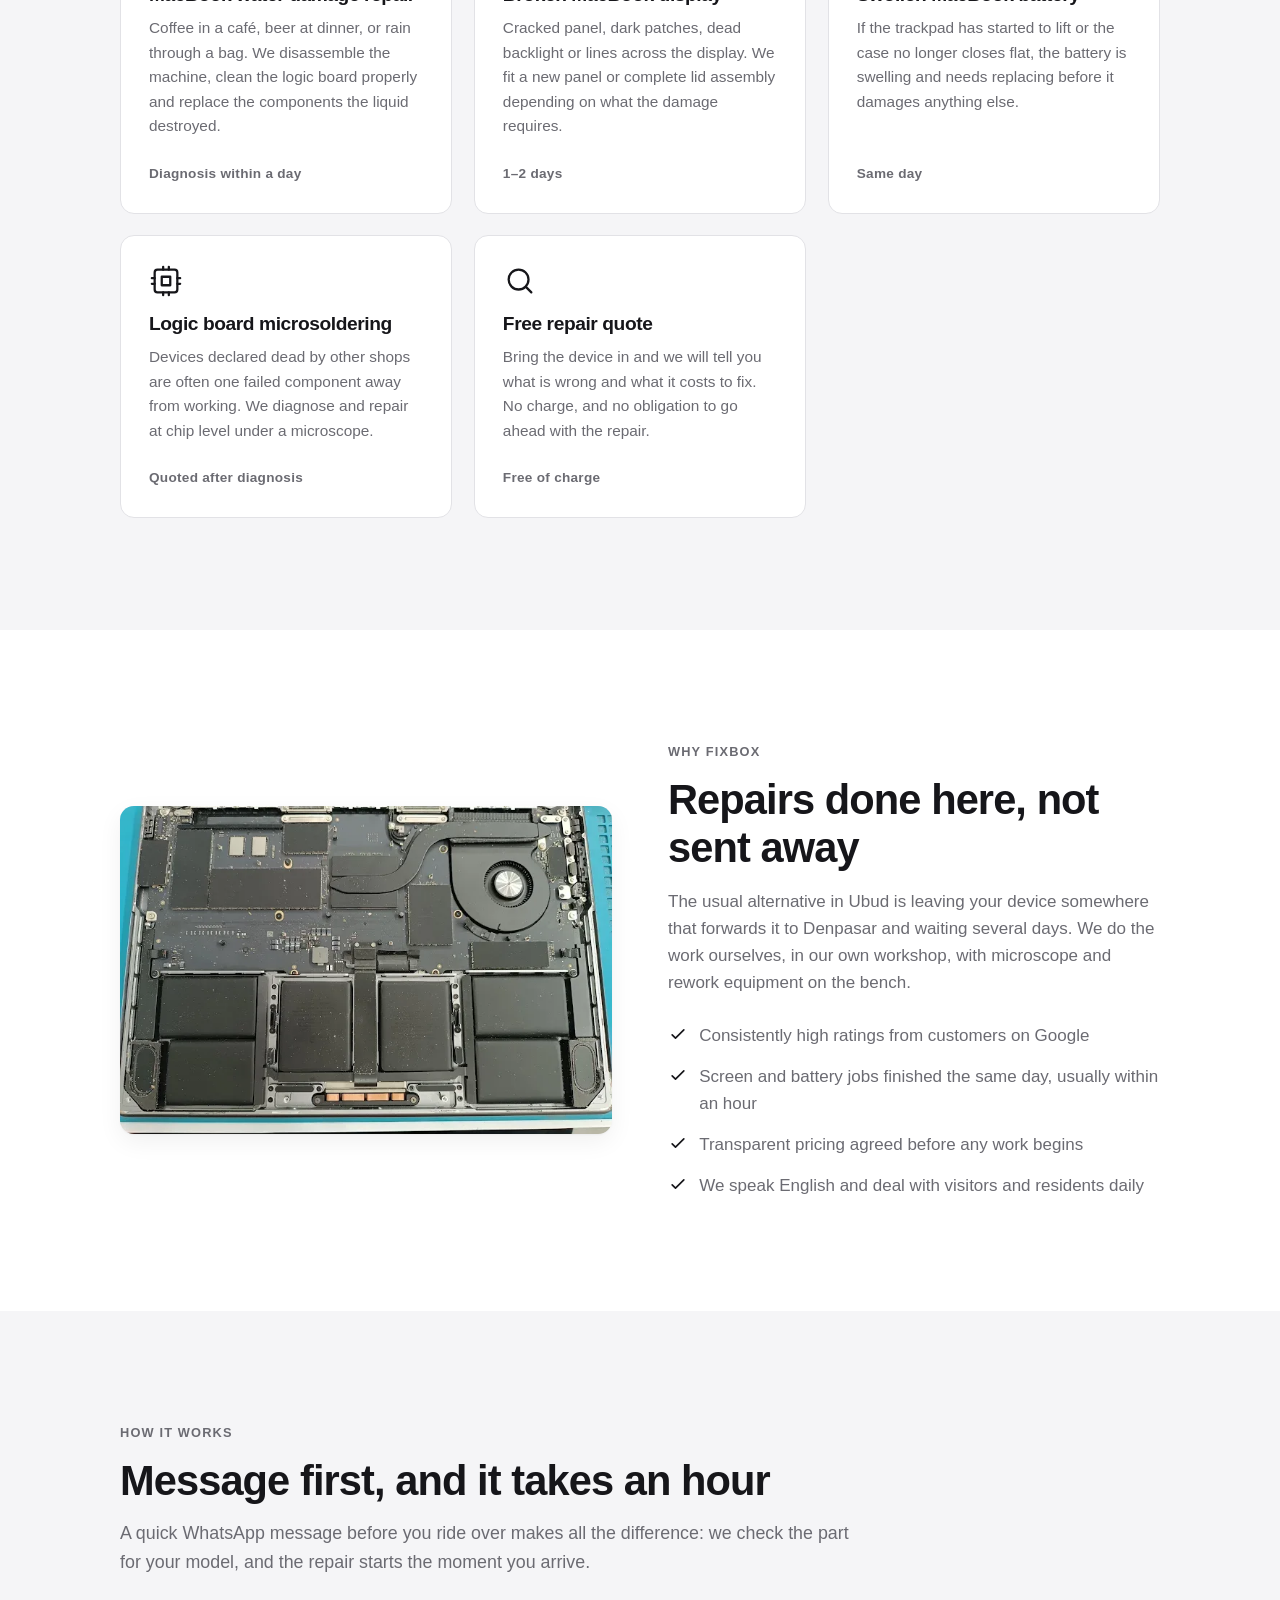
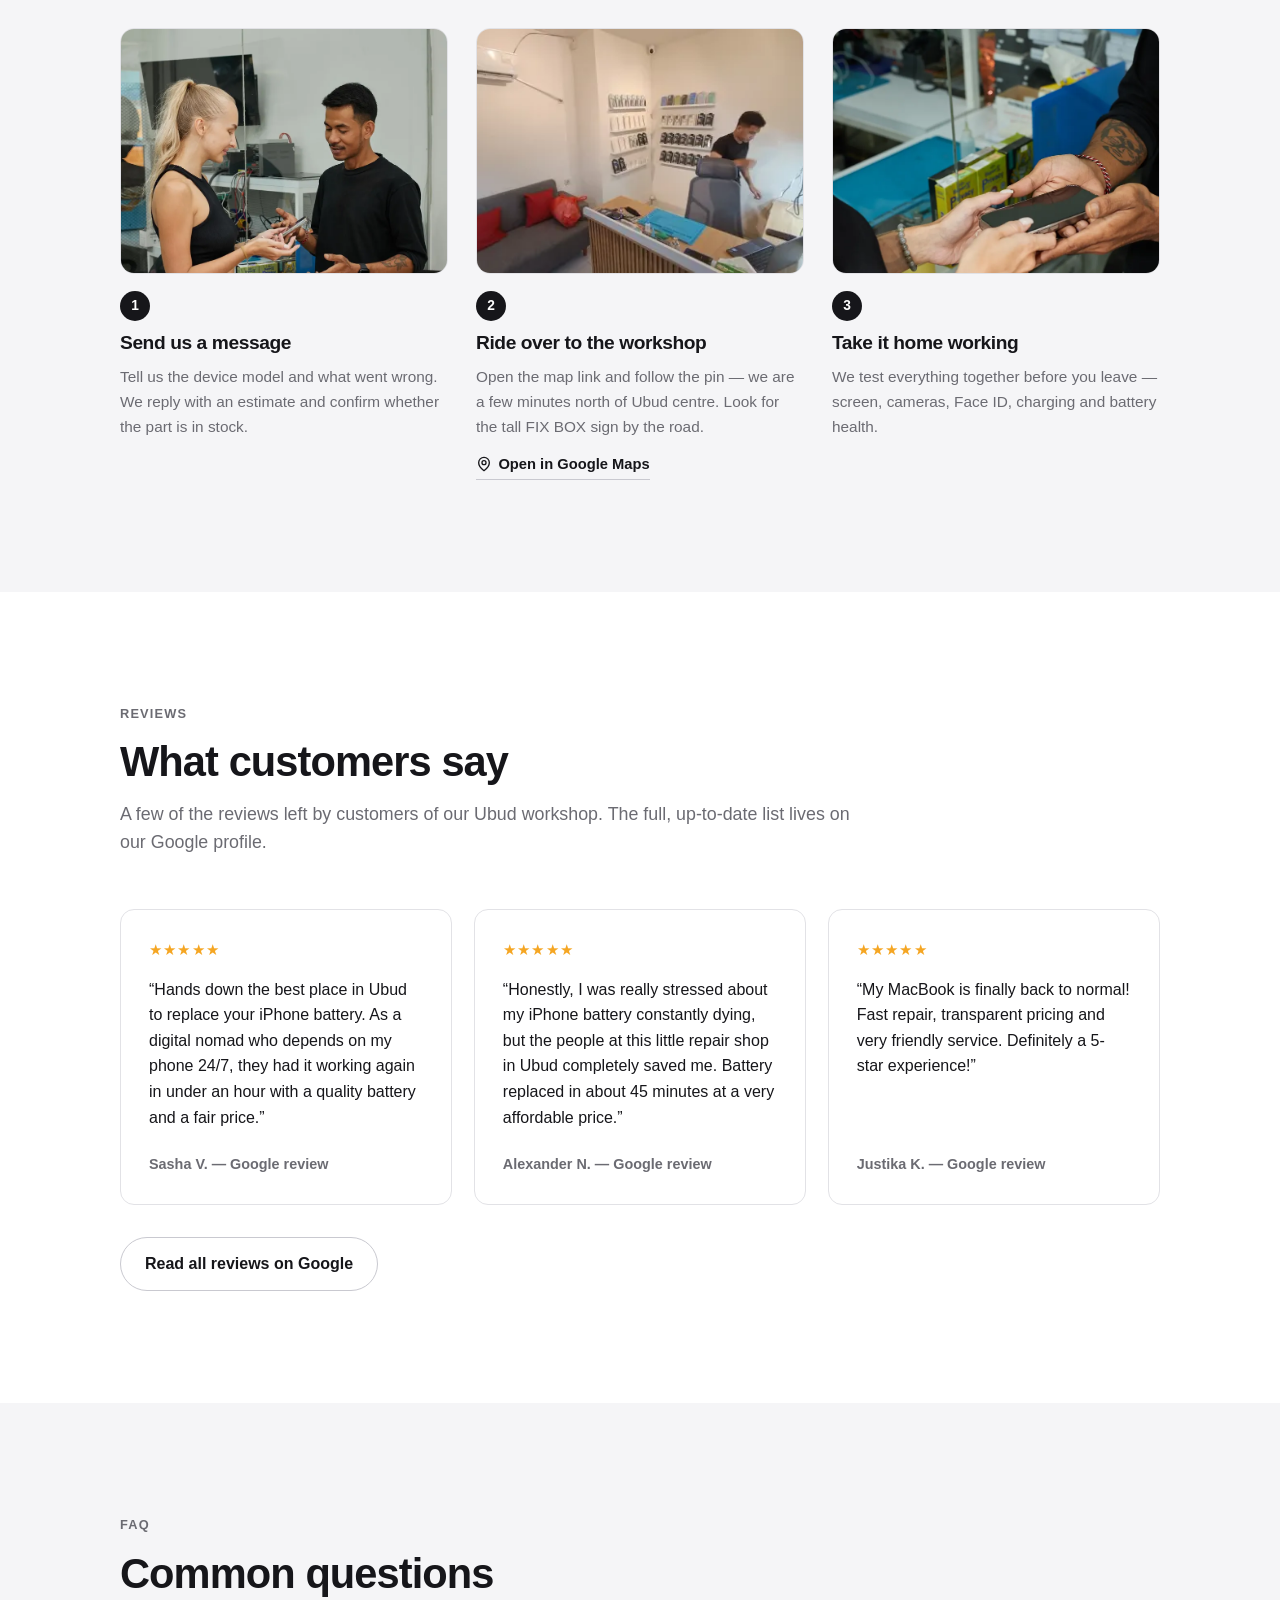
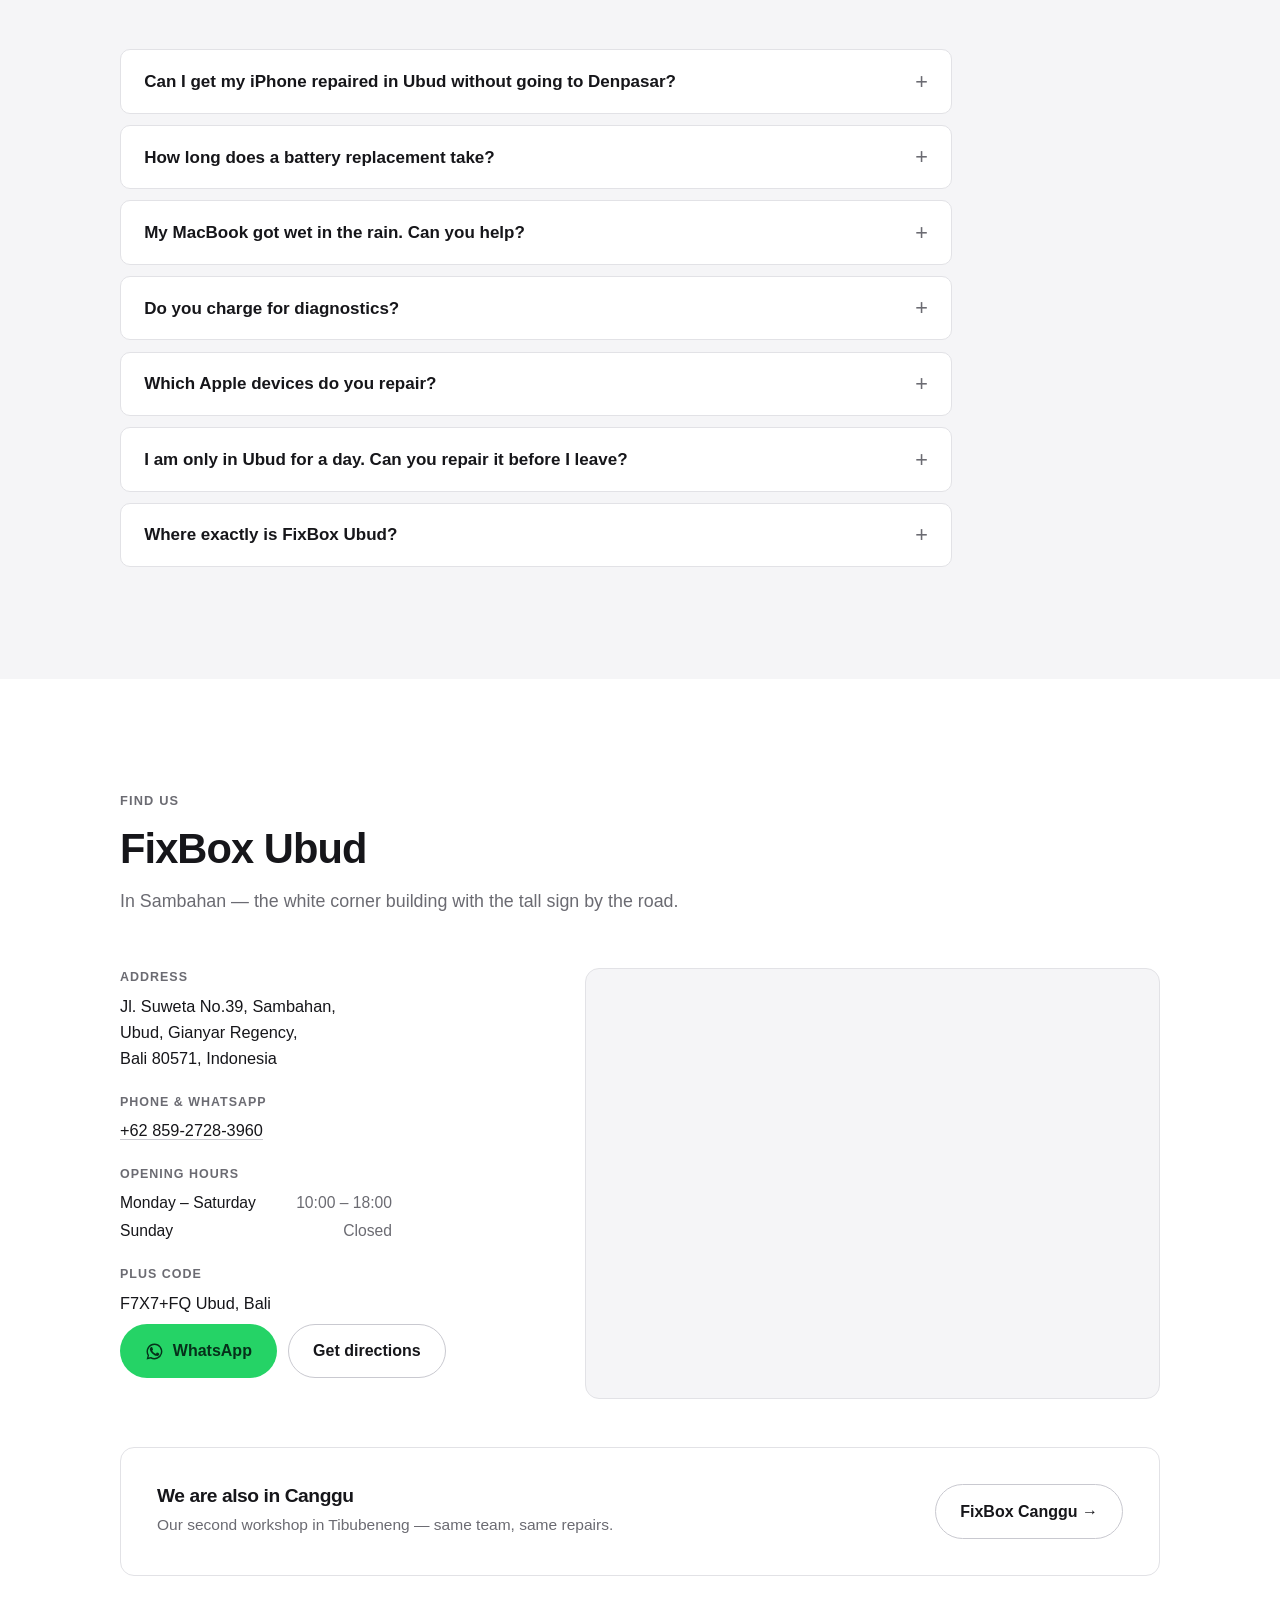
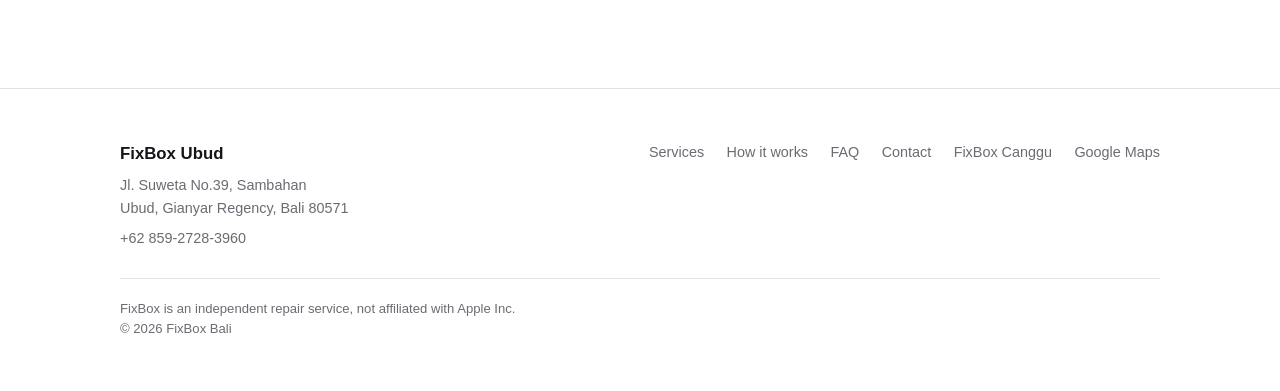
<file: ubud.html>
<!doctype html>
<html lang="en" prefix="og: https://ogp.me/ns#">
  <head>
    <meta charset="utf-8" />
    <meta name="viewport" content="width=device-width, initial-scale=1" />
    <title>FixBox Ubud — iPhone &amp; MacBook Repair Service in Ubud, Bali</title>
    <meta
      name="description"
      content="Apple repair service on Jl. Suweta in Ubud, Bali. iPhone screen and battery replacement, MacBook liquid damage repair, water damage recovery. Highly rated on Google. Open Mon–Sat 10:00–18:00."
    />
    <link rel="canonical" href="https://fixbox.id/ubud" />
    <meta name="robots" content="index, follow" />
    <meta name="geo.region" content="ID-BA" />
    <meta name="geo.placename" content="Ubud, Bali" />
    <meta name="geo.position" content="-8.5012768;115.2644821" />
    <meta name="ICBM" content="-8.5012768, 115.2644821" />

    <meta property="og:type" content="business.business" />
    <meta property="og:site_name" content="FixBox Bali" />
    <meta property="og:title" content="FixBox Ubud — iPhone &amp; MacBook Repair Service in Ubud, Bali" />
    <meta
      property="og:description"
      content="Apple repair service on Jl. Suweta in Ubud. Screen and battery replacement, water damage recovery, board-level repair. Highly rated on Google."
    />
    <meta property="og:url" content="https://fixbox.id/ubud" />
    <meta property="og:image" content="https://fixbox.id/assets/ubud/storefront-1263.webp" />
    <meta property="og:locale" content="en_US" />
    <meta name="twitter:card" content="summary_large_image" />

    <link rel="icon" href="assets/favicon.svg" type="image/svg+xml" />
    <link rel="apple-touch-icon" href="assets/apple-touch-icon.png" />
    <link rel="preload" as="image" href="assets/ubud/storefront-800.webp" />
    <link rel="stylesheet" href="styles.css" />

    <script>
      (function () {
        try {
          var t = localStorage.getItem('fixbox-theme');
          if (t === 'light' || t === 'dark') document.documentElement.dataset.theme = t;
        } catch (e) {}
      })();
    </script>

    <script type="application/ld+json">
      {
        "@context": "https://schema.org",
        "@type": "LocalBusiness",
        "@id": "https://fixbox.id/ubud#ubud",
        "name": "FixBox - iPhone and MacBook repair service Ubud",
        "alternateName": "FixBox Ubud",
        "description": "Independent Apple repair service in Ubud, Bali. iPhone screen and battery replacement, MacBook liquid damage and screen repair, water damage recovery and board-level microsoldering.",
        "url": "https://fixbox.id/ubud",
        "telephone": "+62 859-2728-3960",
        "image": "https://fixbox.id/assets/ubud/storefront-1263.webp",
        "priceRange": "$$",
        "currenciesAccepted": "IDR",
        "address": {
          "@type": "PostalAddress",
          "streetAddress": "Jl. Suweta No.39, Sambahan",
          "addressLocality": "Ubud",
          "addressRegion": "Bali",
          "postalCode": "80571",
          "addressCountry": "ID"
        },
        "geo": {
          "@type": "GeoCoordinates",
          "latitude": -8.5012768,
          "longitude": 115.2644821
        },
        "hasMap": "https://maps.app.goo.gl/hjouSze7XNG3z4mPA",
        "openingHoursSpecification": [
          {
            "@type": "OpeningHoursSpecification",
            "dayOfWeek": ["Monday", "Tuesday", "Wednesday", "Thursday", "Friday", "Saturday"],
            "opens": "10:00",
            "closes": "18:00"
          }
        ],
        "areaServed": [
          { "@type": "Place", "name": "Ubud" },
          { "@type": "Place", "name": "Sambahan" },
          { "@type": "Place", "name": "Penestanan" },
          { "@type": "Place", "name": "Tegallalang" },
          { "@type": "Place", "name": "Gianyar" }
        ],
        "makesOffer": [
          {
            "@type": "Offer",
            "itemOffered": { "@type": "Service", "name": "iPhone screen replacement" }
          },
          {
            "@type": "Offer",
            "itemOffered": { "@type": "Service", "name": "iPhone battery replacement" }
          },
          {
            "@type": "Offer",
            "itemOffered": { "@type": "Service", "name": "Water damage recovery" }
          },
          {
            "@type": "Offer",
            "itemOffered": { "@type": "Service", "name": "MacBook liquid damage repair" }
          },
          {
            "@type": "Offer",
            "itemOffered": { "@type": "Service", "name": "MacBook screen replacement" }
          },
          {
            "@type": "Offer",
            "itemOffered": { "@type": "Service", "name": "MacBook battery replacement" }
          },
          {
            "@type": "Offer",
            "itemOffered": { "@type": "Service", "name": "Board-level microsoldering" }
          },
          {
            "@type": "Offer",
            "itemOffered": { "@type": "Service", "name": "Free diagnostics" }
          }
        ],
        "sameAs": [
          "https://maps.app.goo.gl/hjouSze7XNG3z4mPA",
          "https://www.instagram.com/fixbox_bali/",
          "https://www.tiktok.com/@fixbox_bali"
        ]
      }
    </script>

    <script type="application/ld+json">
      {
        "@context": "https://schema.org",
        "@type": "FAQPage",
        "mainEntity": [
          {
            "@type": "Question",
            "name": "Can I get my iPhone repaired in Ubud without going to Denpasar?",
            "acceptedAnswer": {
              "@type": "Answer",
              "text": "Yes. Our workshop is in Sambahan, a few minutes from Ubud centre. Screen and battery replacements are done on site, usually within an hour."
            }
          },
          {
            "@type": "Question",
            "name": "How long does a battery replacement take?",
            "acceptedAnswer": {
              "@type": "Answer",
              "text": "About 45 minutes for an iPhone. Message us on WhatsApp beforehand with your model and we will have the battery ready when you arrive."
            }
          },
          {
            "@type": "Question",
            "name": "My MacBook got wet in the rain. Can you help?",
            "acceptedAnswer": {
              "@type": "Answer",
              "text": "Yes, liquid damage is one of our most common repairs during the rainy season. Keep the device switched off and bring it in as soon as possible so we can clean the board before corrosion spreads."
            }
          },
          {
            "@type": "Question",
            "name": "Do you charge for diagnostics?",
            "acceptedAnswer": {
              "@type": "Answer",
              "text": "No. Diagnostics are free and we confirm the exact repair price with you before we start. If you decide not to proceed, you pay nothing."
            }
          },
          {
            "@type": "Question",
            "name": "Which Apple devices do you repair?",
            "acceptedAnswer": {
              "@type": "Answer",
              "text": "The whole Apple range: iPhone, MacBook, iPad, Apple Watch, AirPods and iMac. In Ubud it is mostly phones and laptops belonging to people who work remotely."
            }
          },
          {
            "@type": "Question",
            "name": "I am only in Ubud for a day. Can you repair it before I leave?",
            "acceptedAnswer": {
              "@type": "Answer",
              "text": "Usually yes. Screen and battery jobs are finished within an hour, so people drop the device off before the Campuhan ridge walk or the monkey forest and collect it after. Message us the model in the morning and we will have the part ready."
            }
          },
          {
            "@type": "Question",
            "name": "Where exactly is FixBox Ubud?",
            "acceptedAnswer": {
              "@type": "Answer",
              "text": "Jl. Suweta No.39, Sambahan, Ubud, Gianyar Regency, Bali 80571. Look for the white building with the tall FIX BOX APPLE REPAIR sign by the road."
            }
          }
        ]
      }
    </script>
  </head>

  <body>
    <header class="header">
      <div class="wrap header__inner">
        <a class="brand" href="/ubud">
          FixBox
          <span class="brand__city">Ubud</span>
        </a>
        <nav class="nav" aria-label="Main">
          <a href="#services">Services</a>
          <a href="#why">Why us</a>
          <a href="#how">How it works</a>
          <a href="#reviews">Reviews</a>
          <a href="#contact">Contact</a>
          <a href="/">Canggu</a>
        </nav>
        <button class="theme-toggle" type="button" id="themeToggle" aria-label="Switch colour theme">
          <svg class="icon-sun" viewBox="0 0 24 24" fill="none" stroke="currentColor" stroke-width="2" stroke-linecap="round" aria-hidden="true">
            <circle cx="12" cy="12" r="4" />
            <path d="M12 2v2M12 20v2M4.9 4.9l1.4 1.4M17.7 17.7l1.4 1.4M2 12h2M20 12h2M4.9 19.1l1.4-1.4M17.7 6.3l1.4-1.4" />
          </svg>
          <svg class="icon-moon" viewBox="0 0 24 24" fill="none" stroke="currentColor" stroke-width="2" stroke-linecap="round" stroke-linejoin="round" aria-hidden="true">
            <path d="M21 12.8A9 9 0 1 1 11.2 3a7 7 0 0 0 9.8 9.8Z" />
          </svg>
        </button>
      </div>
    </header>

    <main>
      <!-- ---------- Hero ---------- -->
      <section class="hero">
        <div class="wrap hero__grid">
          <div>
            <h1 class="hero__title">iPhone &amp; MacBook repair in Ubud</h1>
            <p class="hero__lead">
              Broken iPhone screen, a battery that no longer lasts the day, or a MacBook that met a
              cup of coffee? You do not need to ride to Denpasar — we fix all of it here in Ubud.
            </p>
            <div class="hero__actions">
              <a class="btn btn--wa" href="https://wa.me/6285927283960" target="_blank" rel="noopener">
                <svg viewBox="0 0 24 24" fill="currentColor" aria-hidden="true">
                  <path d="M17.5 14.4c-.3-.2-1.8-.9-2-1-.3-.1-.5-.2-.7.1-.2.3-.7 1-.9 1.2-.2.2-.3.2-.6.1-.3-.2-1.3-.5-2.4-1.5-.9-.8-1.5-1.8-1.7-2.1-.2-.3 0-.5.1-.6l.5-.5c.1-.2.2-.3.3-.5 0-.2 0-.4 0-.5 0-.2-.7-1.6-.9-2.2-.2-.6-.5-.5-.7-.5h-.6c-.2 0-.5.1-.8.4-.3.3-1 1-1 2.5s1.1 2.9 1.2 3.1c.1.2 2.1 3.2 5 4.5.7.3 1.2.5 1.7.6.7.2 1.3.2 1.8.1.6-.1 1.8-.7 2-1.4.3-.7.3-1.3.2-1.4-.1-.2-.3-.2-.6-.4Z" />
                  <path d="M12 2a10 10 0 0 0-8.6 15.1L2 22l5-1.3A10 10 0 1 0 12 2Zm0 18.2c-1.5 0-3-.4-4.3-1.2l-.3-.2-3 .8.8-2.9-.2-.3A8.2 8.2 0 1 1 12 20.2Z" />
                </svg>
                Message on WhatsApp
              </a>
              <a class="btn btn--ghost" href="https://maps.app.goo.gl/hjouSze7XNG3z4mPA" target="_blank" rel="noopener">
                <svg viewBox="0 0 24 24" fill="none" stroke="currentColor" stroke-width="2" stroke-linecap="round" stroke-linejoin="round" aria-hidden="true">
                  <path d="M20 10c0 6-8 12-8 12s-8-6-8-12a8 8 0 0 1 16 0Z" />
                  <circle cx="12" cy="10" r="3" />
                </svg>
                Open in Google Maps
              </a>
            </div>
            <div class="hero__meta">
              <span class="rating">
                <span class="rating__stars" aria-hidden="true">★★★★★</span>
                <strong>4.9</strong> on Google
              </span>
              <span>Mon–Sat <strong>10:00–18:00</strong></span>
              <span>Sambahan, <strong>Ubud</strong></span>
            </div>
          </div>
          <div class="hero__media hero__media--building">
            <img
              src="assets/ubud/storefront-800.webp"
              srcset="assets/ubud/storefront-800.webp 800w, assets/ubud/storefront-1263.webp 1263w"
              sizes="(min-width: 1120px) 510px, (min-width: 900px) 46vw, 92vw"
              width="1263"
              height="1686"
              alt="FixBox Ubud storefront in Sambahan with the FIX BOX Apple Repair sign"
              fetchpriority="high"
            />
          </div>
        </div>
      </section>

      <!-- ---------- Услуги ---------- -->
      <section class="section section--soft" id="services">
        <div class="wrap">
          <div class="section__head">
            <span class="eyebrow">Services</span>
            <h2>Every Apple device, one workshop</h2>
            <p>
              Most people come to us with a cracked iPhone screen, a worn-out battery or a
              liquid-damaged MacBook. Whatever the fault, diagnostics are free and the price is
              agreed before we start.
            </p>
          </div>

          <div class="grid grid--services">
            <article class="card">
              <svg class="card__icon" viewBox="0 0 24 24" fill="none" stroke="currentColor" stroke-width="1.6" stroke-linecap="round" stroke-linejoin="round" aria-hidden="true">
                <rect x="6" y="2" width="12" height="20" rx="2.5" />
                <path d="m9 8 6 6M15 8l-6 6" />
              </svg>
              <h3>Cracked iPhone screen repair</h3>
              <p class="card__desc">
                Ubud roads and scooter pockets are hard on phones. We keep displays for current
                iPhone models in stock and replace a cracked screen while you have lunch nearby.
              </p>
              <p class="card__time">About 1 hour</p>
            </article>

            <article class="card">
              <svg class="card__icon" viewBox="0 0 24 24" fill="none" stroke="currentColor" stroke-width="1.6" stroke-linecap="round" stroke-linejoin="round" aria-hidden="true">
                <rect x="2" y="7" width="16" height="10" rx="2.5" />
                <path d="M21 10v4" />
                <path d="M6 11v2M10 11v2" />
              </svg>
              <h3>iPhone battery draining fast</h3>
              <p class="card__desc">
                A phone that dies halfway through the day is the number one complaint we hear from
                people working remotely from Ubud, Penestanan and Sayan. A new battery fixes it in
                under an hour.
              </p>
              <p class="card__time">About 45 minutes</p>
            </article>

            <article class="card">
              <svg class="card__icon" viewBox="0 0 24 24" fill="none" stroke="currentColor" stroke-width="1.6" stroke-linecap="round" stroke-linejoin="round" aria-hidden="true">
                <path d="M12 3s5.5 6 5.5 9.5a5.5 5.5 0 0 1-11 0C6.5 9 12 3 12 3Z" />
              </svg>
              <h3>Phone dropped in water</h3>
              <p class="card__desc">
                Rice terraces around Tegallalang, waterfalls and rainy season downpours claim plenty
                of phones. Switch the device off, do not charge it, and bring it to us as quickly as
                you can.
              </p>
              <p class="card__time">Same-day diagnosis</p>
            </article>

            <article class="card">
              <svg class="card__icon" viewBox="0 0 24 24" fill="none" stroke="currentColor" stroke-width="1.6" stroke-linecap="round" stroke-linejoin="round" aria-hidden="true">
                <path d="M4 5.5A1.5 1.5 0 0 1 5.5 4h13A1.5 1.5 0 0 1 20 5.5V16H4V5.5Z" />
                <path d="M2 19h20l-1.2 1.6a1 1 0 0 1-.8.4H4a1 1 0 0 1-.8-.4L2 19Z" />
                <path d="M10.5 8.5c1.5 1 2.5 2 3.5 3.5" />
              </svg>
              <h3>MacBook water damage repair</h3>
              <p class="card__desc">
                Coffee in a café, beer at dinner, or rain through a bag. We disassemble the machine,
                clean the logic board properly and replace the components the liquid destroyed.
              </p>
              <p class="card__time">Diagnosis within a day</p>
            </article>

            <article class="card">
              <svg class="card__icon" viewBox="0 0 24 24" fill="none" stroke="currentColor" stroke-width="1.6" stroke-linecap="round" stroke-linejoin="round" aria-hidden="true">
                <rect x="3" y="4" width="18" height="12" rx="1.8" />
                <path d="M2 19h20l-1.2 1.6a1 1 0 0 1-.8.4H4a1 1 0 0 1-.8-.4L2 19Z" />
              </svg>
              <h3>Broken MacBook display</h3>
              <p class="card__desc">
                Cracked panel, dark patches, dead backlight or lines across the display. We fit a new
                panel or complete lid assembly depending on what the damage requires.
              </p>
              <p class="card__time">1–2 days</p>
            </article>

            <article class="card">
              <svg class="card__icon" viewBox="0 0 24 24" fill="none" stroke="currentColor" stroke-width="1.6" stroke-linecap="round" stroke-linejoin="round" aria-hidden="true">
                <rect x="3" y="4" width="18" height="12" rx="1.8" />
                <path d="M2 19h20l-1.2 1.6a1 1 0 0 1-.8.4H4a1 1 0 0 1-.8-.4L2 19Z" />
                <path d="M8 10h8" />
              </svg>
              <h3>Swollen MacBook battery</h3>
              <p class="card__desc">
                If the trackpad has started to lift or the case no longer closes flat, the battery is
                swelling and needs replacing before it damages anything else.
              </p>
              <p class="card__time">Same day</p>
            </article>

            <article class="card">
              <svg class="card__icon" viewBox="0 0 24 24" fill="none" stroke="currentColor" stroke-width="1.6" stroke-linecap="round" stroke-linejoin="round" aria-hidden="true">
                <rect x="4" y="4" width="16" height="16" rx="2" />
                <path d="M9 9h6v6H9zM4 10h-2M4 14h-2M22 10h-2M22 14h-2M10 4V2M14 4V2M10 22v-2M14 22v-2" />
              </svg>
              <h3>Logic board microsoldering</h3>
              <p class="card__desc">
                Devices declared dead by other shops are often one failed component away from
                working. We diagnose and repair at chip level under a microscope.
              </p>
              <p class="card__time">Quoted after diagnosis</p>
            </article>

            <article class="card">
              <svg class="card__icon" viewBox="0 0 24 24" fill="none" stroke="currentColor" stroke-width="1.6" stroke-linecap="round" stroke-linejoin="round" aria-hidden="true">
                <circle cx="11" cy="11" r="7" />
                <path d="m20 20-3.5-3.5" />
              </svg>
              <h3>Free repair quote</h3>
              <p class="card__desc">
                Bring the device in and we will tell you what is wrong and what it costs to fix. No
                charge, and no obligation to go ahead with the repair.
              </p>
              <p class="card__time">Free of charge</p>
            </article>
          </div>
        </div>
      </section>

      <!-- ---------- Почему мы ---------- -->
      <section class="section" id="why">
        <div class="wrap feature feature--reverse">
          <div>
            <span class="eyebrow">Why FixBox</span>
            <h2>Repairs done here, not sent away</h2>
            <p style="margin-top: 1rem; color: var(--fg-muted)">
              The usual alternative in Ubud is leaving your device somewhere that forwards it to
              Denpasar and waiting several days. We do the work ourselves, in our own workshop, with
              microscope and rework equipment on the bench.
            </p>
            <ul class="feature__list">
              <li>
                <svg viewBox="0 0 24 24" fill="none" stroke="currentColor" stroke-width="2" stroke-linecap="round" stroke-linejoin="round" aria-hidden="true"><path d="m5 13 4 4L19 7" /></svg>
                <span>Consistently high ratings from customers on Google</span>
              </li>
              <li>
                <svg viewBox="0 0 24 24" fill="none" stroke="currentColor" stroke-width="2" stroke-linecap="round" stroke-linejoin="round" aria-hidden="true"><path d="m5 13 4 4L19 7" /></svg>
                <span>Screen and battery jobs finished the same day, usually within an hour</span>
              </li>
              <li>
                <svg viewBox="0 0 24 24" fill="none" stroke="currentColor" stroke-width="2" stroke-linecap="round" stroke-linejoin="round" aria-hidden="true"><path d="m5 13 4 4L19 7" /></svg>
                <span>Transparent pricing agreed before any work begins</span>
              </li>
              <li>
                <svg viewBox="0 0 24 24" fill="none" stroke="currentColor" stroke-width="2" stroke-linecap="round" stroke-linejoin="round" aria-hidden="true"><path d="m5 13 4 4L19 7" /></svg>
                <span>We speak English and deal with visitors and residents daily</span>
              </li>
            </ul>
          </div>
          <div class="feature__media">
            <img
              src="assets/ubud/macbook-open-full.webp"
              srcset="assets/ubud/macbook-open-sm.webp 449w, assets/ubud/macbook-open-full.webp 680w"
              sizes="(min-width: 1120px) 510px, (min-width: 900px) 46vw, 92vw"
              width="680"
              height="510"
              alt="MacBook opened up on the bench at FixBox Ubud, logic board and battery cells exposed"
              loading="lazy"
            />
          </div>
        </div>
      </section>

      <!-- ---------- Как это работает ---------- -->
      <section class="section section--soft" id="how">
        <div class="wrap">
          <div class="section__head">
            <span class="eyebrow">How it works</span>
            <h2>Message first, and it takes an hour</h2>
            <p>
              A quick WhatsApp message before you ride over makes all the difference: we check the
              part for your model, and the repair starts the moment you arrive.
            </p>
          </div>

          <div class="steps">
            <article class="step">
              <div class="step__media">
                <img
                  src="assets/canggu/consultation-800.webp"
                  srcset="assets/canggu/consultation-800.webp 800w, assets/canggu/consultation-1263.webp 1263w"
                  sizes="(min-width: 1120px) 350px, (min-width: 860px) 30vw, 92vw"
                  width="1263"
                  height="1894"
                  alt="FixBox technician explaining a repair to a customer"
                  loading="lazy"
                />
              </div>
              <span class="step__num">1</span>
              <h3>Send us a message</h3>
              <p>
                Tell us the device model and what went wrong. We reply with an estimate and confirm
                whether the part is in stock.
              </p>
            </article>

            <article class="step">
              <div class="step__media step__media--interior">
                <img
                  src="assets/ubud/interior-full.webp"
                  srcset="assets/ubud/interior-sm.webp 449w, assets/ubud/interior-full.webp 680w"
                  sizes="(min-width: 1120px) 350px, (min-width: 860px) 30vw, 92vw"
                  width="680"
                  height="383"
                  alt="Inside FixBox Ubud — service desk, accessory display and seating area"
                  loading="lazy"
                />
              </div>
              <span class="step__num">2</span>
              <h3>Ride over to the workshop</h3>
              <p>
                Open the map link and follow the pin — we are a few minutes north of Ubud
                centre. Look for the tall FIX BOX sign by the road.
              </p>
                <a class="step__link" href="https://maps.app.goo.gl/hjouSze7XNG3z4mPA" target="_blank" rel="noopener">
                  <svg viewBox="0 0 24 24" fill="none" stroke="currentColor" stroke-width="2" stroke-linecap="round" stroke-linejoin="round" aria-hidden="true">
                    <path d="M20 10c0 6-8 12-8 12s-8-6-8-12a8 8 0 0 1 16 0Z" />
                    <circle cx="12" cy="10" r="3" />
                  </svg>
                  Open in Google Maps
                </a>
            </article>

            <article class="step">
              <div class="step__media">
                <img
                  src="assets/canggu/handover-800.webp"
                  srcset="assets/canggu/handover-800.webp 800w, assets/canggu/handover-1263.webp 1263w"
                  sizes="(min-width: 1120px) 350px, (min-width: 860px) 30vw, 92vw"
                  width="1263"
                  height="1894"
                  alt="Repaired iPhone handed back to its owner at FixBox"
                  loading="lazy"
                />
              </div>
              <span class="step__num">3</span>
              <h3>Take it home working</h3>
              <p>
                We test everything together before you leave — screen, cameras, Face ID, charging and
                battery health.
              </p>
            </article>
          </div>
        </div>
      </section>

      <!-- ---------- Отзывы ---------- -->
      <section class="section" id="reviews">
        <div class="wrap">
          <div class="section__head">
            <span class="eyebrow">Reviews</span>
            <h2>What customers say</h2>
            <p>
              A few of the reviews left by customers of our Ubud workshop. The full, up-to-date list
              lives on our Google profile.
            </p>
          </div>

          <div class="grid">
            <article class="review">
              <span class="review__stars" aria-label="5 out of 5 stars">★★★★★</span>
              <blockquote>
                “Hands down the best place in Ubud to replace your iPhone battery. As a digital nomad
                who depends on my phone 24/7, they had it working again in under an hour with a
                quality battery and a fair price.”
              </blockquote>
              <p class="review__author">Sasha V. — Google review</p>
            </article>

            <article class="review">
              <span class="review__stars" aria-label="5 out of 5 stars">★★★★★</span>
              <blockquote>
                “Honestly, I was really stressed about my iPhone battery constantly dying, but the
                people at this little repair shop in Ubud completely saved me. Battery replaced in
                about 45 minutes at a very affordable price.”
              </blockquote>
              <p class="review__author">Alexander N. — Google review</p>
            </article>

            <article class="review">
              <span class="review__stars" aria-label="5 out of 5 stars">★★★★★</span>
              <blockquote>
                “My MacBook is finally back to normal! Fast repair, transparent pricing and very
                friendly service. Definitely a 5-star experience!”
              </blockquote>
              <p class="review__author">Justika K. — Google review</p>
            </article>
          </div>

          <div style="margin-top: 2rem">
            <a class="btn btn--ghost" href="https://maps.app.goo.gl/hjouSze7XNG3z4mPA" target="_blank" rel="noopener">
              Read all reviews on Google
            </a>
          </div>
        </div>
      </section>

      <!-- ---------- FAQ ---------- -->
      <section class="section section--soft" id="faq">
        <div class="wrap">
          <div class="section__head">
            <span class="eyebrow">FAQ</span>
            <h2>Common questions</h2>
          </div>

          <div class="faq">
            <details>
              <summary>Can I get my iPhone repaired in Ubud without going to Denpasar?</summary>
              <div>
                Yes. Our workshop is in Sambahan, a few minutes from Ubud centre. Screen and battery
                replacements are done on site, usually within an hour.
              </div>
            </details>
            <details>
              <summary>How long does a battery replacement take?</summary>
              <div>
                About 45 minutes for an iPhone. Message us on WhatsApp beforehand with your model and
                we will have the battery ready when you arrive.
              </div>
            </details>
            <details>
              <summary>My MacBook got wet in the rain. Can you help?</summary>
              <div>
                Yes — liquid damage is one of our most common repairs during the rainy season. Keep
                the device switched off and bring it in as soon as possible so we can clean the board
                before corrosion spreads.
              </div>
            </details>
            <details>
              <summary>Do you charge for diagnostics?</summary>
              <div>
                No. Diagnostics are free and we confirm the exact repair price with you before we
                start. If you decide not to proceed, you pay nothing.
              </div>
            </details>
            <details>
              <summary>Which Apple devices do you repair?</summary>
              <div>
                The whole Apple range — iPhone, MacBook, iPad, Apple Watch, AirPods and iMac. In
                Ubud it is mostly phones and laptops belonging to people who work remotely.
              </div>
            </details>
            <details>
              <summary>I am only in Ubud for a day. Can you repair it before I leave?</summary>
              <div>
                Usually yes. Screen and battery jobs are finished within an hour, so people drop the
                device off before the Campuhan ridge walk or the monkey forest and collect it after.
                Message us the model in the morning and we will have the part ready.
              </div>
            </details>
            <details>
              <summary>Where exactly is FixBox Ubud?</summary>
              <div>
                Jl. Suweta No.39, Sambahan, Ubud, Gianyar Regency, Bali 80571. Look for the white
                building with the tall “FIX BOX — APPLE REPAIR” sign by the road.
              </div>
            </details>
          </div>
        </div>
      </section>

      <!-- ---------- Контакты и карта ---------- -->
      <section class="section" id="contact">
        <div class="wrap">
          <div class="section__head">
            <span class="eyebrow">Find us</span>
            <h2>FixBox Ubud</h2>
            <p>In Sambahan — the white corner building with the tall sign by the road.</p>
          </div>

          <div class="contact">
            <div>
              <dl class="contact__list">
                <div>
                  <dt>Address</dt>
                  <dd>Jl. Suweta No.39, Sambahan,<br />Ubud, Gianyar Regency,<br />Bali 80571, Indonesia</dd>
                </div>
                <div>
                  <dt>Phone &amp; WhatsApp</dt>
                  <dd><a href="tel:+6285927283960">+62 859-2728-3960</a></dd>
                </div>
                <div>
                  <dt>Opening hours</dt>
                  <dd>
                    <div class="hours">
                      <div><span>Monday – Saturday</span><span>10:00 – 18:00</span></div>
                      <div><span>Sunday</span><span>Closed</span></div>
                    </div>
                  </dd>
                </div>
                <div>
                  <dt>Plus Code</dt>
                  <dd>F7X7+FQ Ubud, Bali</dd>
                </div>
              </dl>

              <div class="contact__actions">
                <a class="btn btn--wa" href="https://wa.me/6285927283960" target="_blank" rel="noopener">
                  <svg viewBox="0 0 24 24" fill="currentColor" aria-hidden="true">
                    <path d="M17.5 14.4c-.3-.2-1.8-.9-2-1-.3-.1-.5-.2-.7.1-.2.3-.7 1-.9 1.2-.2.2-.3.2-.6.1-.3-.2-1.3-.5-2.4-1.5-.9-.8-1.5-1.8-1.7-2.1-.2-.3 0-.5.1-.6l.5-.5c.1-.2.2-.3.3-.5 0-.2 0-.4 0-.5 0-.2-.7-1.6-.9-2.2-.2-.6-.5-.5-.7-.5h-.6c-.2 0-.5.1-.8.4-.3.3-1 1-1 2.5s1.1 2.9 1.2 3.1c.1.2 2.1 3.2 5 4.5.7.3 1.2.5 1.7.6.7.2 1.3.2 1.8.1.6-.1 1.8-.7 2-1.4.3-.7.3-1.3.2-1.4-.1-.2-.3-.2-.6-.4Z" />
                    <path d="M12 2a10 10 0 0 0-8.6 15.1L2 22l5-1.3A10 10 0 1 0 12 2Zm0 18.2c-1.5 0-3-.4-4.3-1.2l-.3-.2-3 .8.8-2.9-.2-.3A8.2 8.2 0 1 1 12 20.2Z" />
                  </svg>
                  WhatsApp
                </a>
                <a class="btn btn--ghost" href="https://maps.app.goo.gl/hjouSze7XNG3z4mPA" target="_blank" rel="noopener">
                  Get directions
                </a>
              </div>
            </div>

            <div class="map">
              <iframe
                title="Map showing FixBox Ubud on Jl. Suweta No.39, Sambahan"
                src="https://www.google.com/maps?q=-8.5012768,115.2644821&hl=en&z=17&output=embed"
                loading="lazy"
                referrerpolicy="no-referrer-when-downgrade"
                allowfullscreen
              ></iframe>
            </div>
          </div>

          <div class="other-location" style="margin-top: clamp(2rem, 5vw, 3rem)">
            <div class="other-location__text">
              <h3>We are also in Canggu</h3>
              <p>Our second workshop in Tibubeneng — same team, same repairs.</p>
            </div>
            <a class="btn btn--ghost" href="/">FixBox Canggu →</a>
          </div>
        </div>
      </section>
    </main>

    <footer class="footer">
      <div class="wrap">
        <div class="footer__grid">
          <div>
            <strong style="color: var(--fg); font-size: 1.05rem">FixBox Ubud</strong>
            <p style="margin-top: 0.4rem">
              Jl. Suweta No.39, Sambahan<br />
              Ubud, Gianyar Regency, Bali 80571
            </p>
            <p style="margin-top: 0.4rem">
              <a href="tel:+6285927283960">+62 859-2728-3960</a>
            </p>
          </div>
          <div class="footer__links">
            <a href="#services">Services</a>
            <a href="#how">How it works</a>
            <a href="#faq">FAQ</a>
            <a href="#contact">Contact</a>
            <a href="/">FixBox Canggu</a>
            <a href="https://maps.app.goo.gl/hjouSze7XNG3z4mPA" target="_blank" rel="noopener">Google Maps</a>
          </div>
        </div>
        <p class="footer__legal">
          FixBox is an independent repair service, not affiliated with Apple Inc.<br />
          © <span id="year">2026</span> FixBox Bali
        </p>
      </div>
    </footer>

    <a class="wa-float" href="https://wa.me/6285927283960" target="_blank" rel="noopener" aria-label="Message FixBox Ubud on WhatsApp">
      <svg viewBox="0 0 24 24" fill="currentColor" aria-hidden="true">
        <path d="M17.5 14.4c-.3-.2-1.8-.9-2-1-.3-.1-.5-.2-.7.1-.2.3-.7 1-.9 1.2-.2.2-.3.2-.6.1-.3-.2-1.3-.5-2.4-1.5-.9-.8-1.5-1.8-1.7-2.1-.2-.3 0-.5.1-.6l.5-.5c.1-.2.2-.3.3-.5 0-.2 0-.4 0-.5 0-.2-.7-1.6-.9-2.2-.2-.6-.5-.5-.7-.5h-.6c-.2 0-.5.1-.8.4-.3.3-1 1-1 2.5s1.1 2.9 1.2 3.1c.1.2 2.1 3.2 5 4.5.7.3 1.2.5 1.7.6.7.2 1.3.2 1.8.1.6-.1 1.8-.7 2-1.4.3-.7.3-1.3.2-1.4-.1-.2-.3-.2-.6-.4Z" />
        <path d="M12 2a10 10 0 0 0-8.6 15.1L2 22l5-1.3A10 10 0 1 0 12 2Zm0 18.2c-1.5 0-3-.4-4.3-1.2l-.3-.2-3 .8.8-2.9-.2-.3A8.2 8.2 0 1 1 12 20.2Z" />
      </svg>
    </a>

    <script src="theme.js" defer></script>
  </body>
</html>
</file>
<file: styles.css>
/* FixBox — общие стили для всех страниц.
   Монохромная палитра, акцент только на WhatsApp-кнопке.
   Тема: авто по prefers-color-scheme + ручной переключатель (data-theme на <html>). */

:root {
  --bg: #ffffff;
  --bg-soft: #f5f5f7;
  --bg-elevated: #ffffff;
  --fg: #16161a;
  --fg-muted: #6b6b72;
  --border: #e2e2e6;
  --border-strong: #c9c9d0;
  /* Фирменный зелёный WhatsApp с белым текстом даёт контраст 1.98 при норме 4.5,
     поэтому текст тёмный: цвет остаётся узнаваемым, кнопка проходит WCAG AA. */
  --accent: #25d366;
  --accent-fg: #06301a;
  --accent-hover: #1fbb59;
  --shadow: 0 1px 2px rgb(0 0 0 / 0.04), 0 8px 24px rgb(0 0 0 / 0.06);
  --radius: 14px;
  --radius-sm: 10px;
  --maxw: 1120px;
  --gap: clamp(1rem, 3vw, 2rem);
  --section-y: clamp(3.5rem, 9vw, 7rem);
}

@media (prefers-color-scheme: dark) {
  :root {
    --bg: #0c0c0e;
    --bg-soft: #151518;
    --bg-elevated: #1a1a1f;
    --fg: #f2f2f5;
    --fg-muted: #9c9ca6;
    --border: #2a2a31;
    --border-strong: #3d3d46;
    --shadow: 0 1px 2px rgb(0 0 0 / 0.4), 0 8px 24px rgb(0 0 0 / 0.35);
  }
}

/* Ручной выбор темы перебивает системный */
:root[data-theme='light'] {
  --bg: #ffffff;
  --bg-soft: #f5f5f7;
  --bg-elevated: #ffffff;
  --fg: #16161a;
  --fg-muted: #6b6b72;
  --border: #e2e2e6;
  --border-strong: #c9c9d0;
  --shadow: 0 1px 2px rgb(0 0 0 / 0.04), 0 8px 24px rgb(0 0 0 / 0.06);
}

:root[data-theme='dark'] {
  --bg: #0c0c0e;
  --bg-soft: #151518;
  --bg-elevated: #1a1a1f;
  --fg: #f2f2f5;
  --fg-muted: #9c9ca6;
  --border: #2a2a31;
  --border-strong: #3d3d46;
  --shadow: 0 1px 2px rgb(0 0 0 / 0.4), 0 8px 24px rgb(0 0 0 / 0.35);
}

*,
*::before,
*::after {
  box-sizing: border-box;
}

html {
  scroll-behavior: smooth;
  -webkit-text-size-adjust: 100%;
}

body {
  margin: 0;
  background: var(--bg);
  color: var(--fg);
  font-family: -apple-system, BlinkMacSystemFont, 'Segoe UI', Roboto, 'Helvetica Neue', Arial,
    sans-serif;
  font-size: clamp(1rem, 0.97rem + 0.15vw, 1.0625rem);
  line-height: 1.6;
  -webkit-font-smoothing: antialiased;
}

img {
  max-width: 100%;
  height: auto;
  display: block;
}

a {
  color: inherit;
}

h1,
h2,
h3 {
  line-height: 1.15;
  letter-spacing: -0.022em;
  margin: 0;
  font-weight: 700;
}

h1 {
  font-size: clamp(2.1rem, 1.4rem + 3.4vw, 3.9rem);
}

h2 {
  font-size: clamp(1.65rem, 1.25rem + 1.9vw, 2.6rem);
}

h3 {
  font-size: clamp(1.05rem, 1rem + 0.3vw, 1.2rem);
}

p {
  margin: 0;
}

.wrap {
  width: 100%;
  max-width: var(--maxw);
  margin-inline: auto;
  padding-inline: clamp(1.15rem, 4vw, 2.5rem);
}

.section {
  padding-block: var(--section-y);
}

.section--soft {
  background: var(--bg-soft);
}

.section__head {
  max-width: 46rem;
  margin-bottom: clamp(2rem, 5vw, 3.25rem);
}

.section__head p {
  color: var(--fg-muted);
  margin-top: 0.9rem;
  font-size: 1.05em;
}

.eyebrow {
  display: block;
  font-size: 0.8rem;
  font-weight: 600;
  letter-spacing: 0.09em;
  text-transform: uppercase;
  color: var(--fg-muted);
  margin-bottom: 0.85rem;
}

/* ---------- Шапка ---------- */

.header {
  position: sticky;
  top: 0;
  z-index: 50;
  background: color-mix(in srgb, var(--bg) 88%, transparent);
  backdrop-filter: saturate(180%) blur(14px);
  border-bottom: 1px solid var(--border);
}

.header__inner {
  display: flex;
  align-items: center;
  gap: 1rem;
  min-height: 62px;
}

.brand {
  display: inline-flex;
  align-items: baseline;
  gap: 0.55rem;
  text-decoration: none;
  font-weight: 700;
  font-size: 1.2rem;
  letter-spacing: -0.03em;
  margin-right: auto;
}

.brand__city {
  font-weight: 500;
  font-size: 0.82rem;
  letter-spacing: 0.06em;
  text-transform: uppercase;
  color: var(--fg-muted);
}

.nav {
  display: none;
  gap: 1.6rem;
  font-size: 0.94rem;
}

.nav a {
  text-decoration: none;
  color: var(--fg-muted);
  transition: color 0.15s;
}

.nav a:hover {
  color: var(--fg);
}

@media (min-width: 780px) {
  .nav {
    display: flex;
  }
}

.theme-toggle {
  display: inline-grid;
  place-items: center;
  width: 38px;
  height: 38px;
  flex: none;
  border: 1px solid var(--border);
  border-radius: 50%;
  background: transparent;
  color: var(--fg);
  cursor: pointer;
  padding: 0;
  transition: border-color 0.15s, background 0.15s;
}

.theme-toggle:hover {
  border-color: var(--border-strong);
  background: var(--bg-soft);
}

.theme-toggle svg {
  width: 17px;
  height: 17px;
}

.theme-toggle .icon-moon {
  display: none;
}

@media (prefers-color-scheme: dark) {
  .theme-toggle .icon-sun {
    display: none;
  }
  .theme-toggle .icon-moon {
    display: block;
  }
}

:root[data-theme='dark'] .theme-toggle .icon-sun {
  display: none;
}

:root[data-theme='dark'] .theme-toggle .icon-moon {
  display: block;
}

:root[data-theme='light'] .theme-toggle .icon-sun {
  display: block;
}

:root[data-theme='light'] .theme-toggle .icon-moon {
  display: none;
}

/* ---------- Кнопки ---------- */

.btn {
  display: inline-flex;
  align-items: center;
  justify-content: center;
  gap: 0.55rem;
  padding: 0.85rem 1.5rem;
  border-radius: 999px;
  border: 1px solid transparent;
  font-size: 1rem;
  font-weight: 600;
  text-decoration: none;
  cursor: pointer;
  white-space: nowrap;
  transition: background 0.15s, border-color 0.15s, transform 0.1s;
}

.btn:active {
  transform: translateY(1px);
}

.btn svg {
  width: 19px;
  height: 19px;
  flex: none;
}

.btn--wa {
  background: var(--accent);
  color: var(--accent-fg);
}

.btn--wa:hover {
  background: var(--accent-hover);
}

.btn--ghost {
  border-color: var(--border-strong);
  color: var(--fg);
  background: var(--bg-elevated);
}

.btn--ghost:hover {
  background: var(--bg-soft);
}

/* ---------- Hero ---------- */

.hero {
  padding-block: clamp(2.5rem, 6vw, 4.5rem) var(--section-y);
}

.hero__grid {
  display: grid;
  gap: clamp(2rem, 5vw, 3.5rem);
  align-items: center;
}

@media (min-width: 900px) {
  .hero__grid {
    grid-template-columns: 1.05fr 0.95fr;
  }
}

.hero__title {
  text-wrap: balance;
}

.hero__lead {
  margin-top: 1.25rem;
  font-size: clamp(1.05rem, 1rem + 0.4vw, 1.25rem);
  color: var(--fg-muted);
  max-width: 34rem;
}

.hero__actions {
  display: flex;
  flex-wrap: wrap;
  gap: 0.75rem;
  margin-top: 2rem;
}

.hero__meta {
  display: flex;
  flex-wrap: wrap;
  gap: 0.5rem 1.4rem;
  margin-top: 2rem;
  padding-top: 1.6rem;
  border-top: 1px solid var(--border);
  font-size: 0.94rem;
  color: var(--fg-muted);
}

.hero__meta strong {
  color: var(--fg);
  font-weight: 600;
}

.hero__media {
  position: relative;
  border-radius: var(--radius);
  overflow: hidden;
  box-shadow: var(--shadow);
  /* Исходники вертикальные: на десктопе даём портретный кадр, на мобиле
     режем в широкий, иначе фото занимает весь экран и оттесняет кнопки. */
  aspect-ratio: 16 / 10;
  background: var(--bg-soft);
}

/* Кадр с фасадом вертикальный, и вывеска в нём вверху: широкий кроп её срезает.
   Даём высокую пропорцию и тянем кадр к верхнему краю. */
.hero__media--building {
  aspect-ratio: 5 / 6;
}

.hero__media--building img {
  object-position: 50% 20%;
}

@media (min-width: 900px) {
  .hero__media {
    aspect-ratio: 4 / 5;
  }

  .hero__media--building img {
    object-position: 50% 35%;
  }
}

.hero__media img {
  width: 100%;
  height: 100%;
  object-fit: cover;
}

.rating {
  display: inline-flex;
  align-items: center;
  gap: 0.4rem;
}

.rating__stars {
  color: #f5a623;
  letter-spacing: 0.05em;
}

/* ---------- Сетка карточек ---------- */

.grid {
  display: grid;
  gap: clamp(0.9rem, 2vw, 1.35rem);
  grid-template-columns: repeat(auto-fit, minmax(min(100%, 17rem), 1fr));
}

/* Услуг восемь, и в один столбец на мобиле это простыня. Здесь — две колонки
   с компактными карточками; описание остаётся в HTML (его читает Google),
   но прячется на узких экранах, где оно только удлиняет прокрутку. */
.grid--services {
  grid-template-columns: repeat(2, 1fr);
  gap: 0.6rem;
}

@media (min-width: 620px) {
  .grid--services {
    grid-template-columns: repeat(auto-fit, minmax(min(100%, 17rem), 1fr));
    gap: clamp(0.9rem, 2vw, 1.35rem);
  }
}

.card {
  background: var(--bg-elevated);
  border: 1px solid var(--border);
  border-radius: var(--radius);
  padding: clamp(1.35rem, 3vw, 1.75rem);
  display: flex;
  flex-direction: column;
  gap: 0.6rem;
}

.grid--services .card {
  padding: 1rem 0.9rem 1.1rem;
  gap: 0.4rem;
}

@media (min-width: 620px) {
  .grid--services .card {
    padding: clamp(1.35rem, 3vw, 1.75rem);
    gap: 0.6rem;
  }
}

.card__icon {
  width: 34px;
  height: 34px;
  color: var(--fg);
  margin-bottom: 0.35rem;
}

.grid--services .card__icon {
  width: 26px;
  height: 26px;
  margin-bottom: 0.15rem;
}

@media (min-width: 620px) {
  .grid--services .card__icon {
    width: 34px;
    height: 34px;
    margin-bottom: 0.35rem;
  }
}

.grid--services .card h3 {
  font-size: 0.95rem;
  line-height: 1.25;
}

@media (min-width: 620px) {
  .grid--services .card h3 {
    font-size: clamp(1.05rem, 1rem + 0.3vw, 1.2rem);
    line-height: 1.15;
  }
}

.card p {
  color: var(--fg-muted);
  font-size: 0.96rem;
}

/* Описание услуги — только для широких экранов и для поисковых роботов. */
.grid--services .card__desc {
  display: none;
}

@media (min-width: 620px) {
  .grid--services .card__desc {
    display: block;
  }
}

.card__time {
  margin-top: auto;
  padding-top: 0.9rem;
  font-size: 0.85rem;
  font-weight: 600;
  color: var(--fg-muted);
  letter-spacing: 0.02em;
}

.grid--services .card__time {
  padding-top: 0.5rem;
  font-size: 0.78rem;
}

@media (min-width: 620px) {
  .grid--services .card__time {
    padding-top: 0.9rem;
    font-size: 0.85rem;
  }
}

/* ---------- Блок «почему мы» с картинкой ---------- */

.feature {
  display: grid;
  gap: clamp(2rem, 5vw, 3.5rem);
  align-items: center;
}

@media (min-width: 900px) {
  .feature {
    grid-template-columns: 1fr 1fr;
  }

  .feature--reverse .feature__media {
    order: -1;
  }
}

.feature__media {
  border-radius: var(--radius);
  overflow: hidden;
  box-shadow: var(--shadow);
  aspect-ratio: 3 / 2;
  background: var(--bg-soft);
}

.feature__media img {
  width: 100%;
  height: 100%;
  object-fit: cover;
}

.feature__list {
  list-style: none;
  margin: 1.6rem 0 0;
  padding: 0;
  display: grid;
  gap: 0.85rem;
}

.feature__list li {
  display: flex;
  gap: 0.7rem;
  align-items: flex-start;
  color: var(--fg-muted);
}

.feature__list svg {
  width: 20px;
  height: 20px;
  flex: none;
  margin-top: 0.15rem;
  color: var(--fg);
}

/* ---------- Шаги ---------- */

.steps {
  display: grid;
  gap: clamp(1.1rem, 2.5vw, 1.75rem);
  counter-reset: step;
  grid-template-columns: repeat(auto-fit, minmax(min(100%, 16rem), 1fr));
}

.step {
  display: flex;
  flex-direction: column;
  gap: 0.7rem;
}

.step__media {
  border-radius: var(--radius);
  overflow: hidden;
  aspect-ratio: 4 / 3;
  background: var(--bg-soft);
  border: 1px solid var(--border);
}

.step__media img {
  width: 100%;
  height: 100%;
  object-fit: cover;
  /* Сюжет во всех кадрах в верхней половине — низ (столы, пол) не нужен. */
  object-position: 50% 30%;
}

/* Широкий кадр интерьера: режется по бокам, держим правую часть со стойкой. */
.step__media--interior img {
  object-position: 70% 50%;
}


/* line-height: 1 обязателен: иначе бокс строки выше глифа и цифра визуально
   съезжает вниз от центра кружка. */
.step__num {
  display: inline-flex;
  align-items: center;
  justify-content: center;
  width: 30px;
  height: 30px;
  border-radius: 50%;
  background: var(--fg);
  color: var(--bg);
  font-size: 0.86rem;
  font-weight: 700;
  line-height: 1;
  margin-top: 0.35rem;
}

.step p {
  color: var(--fg-muted);
  font-size: 0.96rem;
}

/* На Бали ориентируются по карте, а не по адресу — даём ткнуть прямо из шага. */
.step__link {
  display: inline-flex;
  align-items: center;
  gap: 0.4rem;
  margin-top: 0.15rem;
  font-size: 0.92rem;
  font-weight: 600;
  text-decoration: none;
  color: var(--fg);
  border-bottom: 1px solid var(--border-strong);
  padding-bottom: 0.15rem;
  align-self: flex-start;
  transition: border-color 0.15s;
}

.step__link:hover {
  border-color: var(--fg);
}

.step__link svg {
  width: 16px;
  height: 16px;
  flex: none;
}

/* ---------- Отзывы ---------- */

.review {
  background: var(--bg-elevated);
  border: 1px solid var(--border);
  border-radius: var(--radius);
  padding: clamp(1.35rem, 3vw, 1.75rem);
  display: flex;
  flex-direction: column;
  gap: 0.9rem;
}

.review__stars {
  color: #f5a623;
  font-size: 0.95rem;
  letter-spacing: 0.08em;
}

.review blockquote {
  margin: 0;
  font-size: 1rem;
}

.review__author {
  margin-top: auto;
  padding-top: 0.5rem;
  font-size: 0.9rem;
  color: var(--fg-muted);
  font-weight: 600;
}

/* ---------- FAQ ---------- */

.faq {
  display: grid;
  gap: 0.7rem;
  max-width: 52rem;
}

.faq details {
  border: 1px solid var(--border);
  border-radius: var(--radius-sm);
  background: var(--bg-elevated);
  overflow: hidden;
}

.faq summary {
  cursor: pointer;
  padding: 1.1rem clamp(1.1rem, 3vw, 1.45rem);
  font-weight: 600;
  list-style: none;
  display: flex;
  align-items: center;
  gap: 1rem;
}

.faq summary::-webkit-details-marker {
  display: none;
}

.faq summary::after {
  content: '+';
  margin-left: auto;
  font-size: 1.35rem;
  font-weight: 400;
  color: var(--fg-muted);
  line-height: 1;
  flex: none;
}

.faq details[open] summary::after {
  content: '\2212';
}

.faq details > div {
  padding: 0 clamp(1.1rem, 3vw, 1.45rem) 1.25rem;
  color: var(--fg-muted);
}

/* ---------- Контакты и карта ---------- */

.contact {
  display: grid;
  gap: clamp(1.5rem, 4vw, 2.5rem);
  align-items: start;
}

@media (min-width: 900px) {
  .contact {
    grid-template-columns: 0.85fr 1.15fr;
  }
}

.contact__list {
  display: grid;
  gap: 1.35rem;
  margin: 0;
}

.contact__list dt {
  font-size: 0.78rem;
  font-weight: 600;
  letter-spacing: 0.08em;
  text-transform: uppercase;
  color: var(--fg-muted);
  margin-bottom: 0.3rem;
}

.contact__list dd {
  margin: 0;
  font-size: 1.02rem;
}

.contact__list a {
  text-decoration: none;
  border-bottom: 1px solid var(--border-strong);
}

.contact__list a:hover {
  border-color: var(--fg);
}

.hours {
  display: grid;
  gap: 0.2rem;
  font-size: 0.98rem;
}

.hours div {
  display: flex;
  justify-content: space-between;
  gap: 1rem;
  max-width: 17rem;
}

.hours span:last-child {
  color: var(--fg-muted);
}

.contact__actions {
  display: flex;
  flex-wrap: wrap;
  gap: 0.7rem;
  margin-top: 0.5rem;
}

.map {
  border-radius: var(--radius);
  overflow: hidden;
  border: 1px solid var(--border);
  aspect-ratio: 4 / 3;
  background: var(--bg-soft);
}

@media (min-width: 900px) {
  .map {
    aspect-ratio: 16 / 12;
  }
}

.map iframe {
  width: 100%;
  height: 100%;
  border: 0;
  display: block;
}

/* Google-карта всегда светлая — в тёмной теме глушим её, иначе бьёт по глазам.
   Полную инверсию не делаем: карта должна оставаться узнаваемой. */
@media (prefers-color-scheme: dark) {
  :root:not([data-theme='light']) .map iframe {
    filter: invert(0.9) hue-rotate(180deg) brightness(0.92) contrast(0.95);
  }
}

:root[data-theme='dark'] .map iframe {
  filter: invert(0.9) hue-rotate(180deg) brightness(0.92) contrast(0.95);
}

/* ---------- Вторая локация ---------- */

.other-location {
  display: flex;
  flex-wrap: wrap;
  align-items: center;
  gap: clamp(1rem, 3vw, 2rem);
  padding: clamp(1.5rem, 4vw, 2.25rem);
  border: 1px solid var(--border);
  border-radius: var(--radius);
  background: var(--bg-elevated);
}

.other-location__text {
  flex: 1 1 16rem;
}

.other-location__text p {
  color: var(--fg-muted);
  margin-top: 0.4rem;
  font-size: 0.97rem;
}

/* ---------- Подвал ---------- */

.footer {
  border-top: 1px solid var(--border);
  padding-block: clamp(2.25rem, 5vw, 3.25rem);
  font-size: 0.9rem;
  color: var(--fg-muted);
}

.footer__grid {
  display: flex;
  flex-wrap: wrap;
  gap: 1.5rem 2.5rem;
  justify-content: space-between;
  align-items: flex-start;
}

.footer a {
  text-decoration: none;
}

.footer a:hover {
  text-decoration: underline;
}

.footer__links {
  display: flex;
  flex-wrap: wrap;
  gap: 0.4rem 1.4rem;
}

.footer__legal {
  margin-top: 1.75rem;
  padding-top: 1.25rem;
  border-top: 1px solid var(--border);
  font-size: 0.82rem;
  line-height: 1.55;
}

/* ---------- Плавающая кнопка WhatsApp на мобиле ---------- */

.wa-float {
  position: fixed;
  right: 1rem;
  bottom: 1rem;
  z-index: 60;
  display: inline-grid;
  place-items: center;
  width: 54px;
  height: 54px;
  border-radius: 50%;
  background: var(--accent);
  color: var(--accent-fg);
  box-shadow: 0 6px 20px rgb(0 0 0 / 0.22);
  transition: background 0.15s;
}

.wa-float:hover {
  background: var(--accent-hover);
}

.wa-float svg {
  width: 27px;
  height: 27px;
}

@media (min-width: 780px) {
  .wa-float {
    display: none;
  }
}

.visually-hidden {
  position: absolute;
  width: 1px;
  height: 1px;
  margin: -1px;
  padding: 0;
  overflow: hidden;
  clip: rect(0 0 0 0);
  white-space: nowrap;
  border: 0;
}

@media (prefers-reduced-motion: reduce) {
  html {
    scroll-behavior: auto;
  }

  *,
  *::before,
  *::after {
    animation-duration: 0.01ms !important;
    transition-duration: 0.01ms !important;
  }
}
</file>
